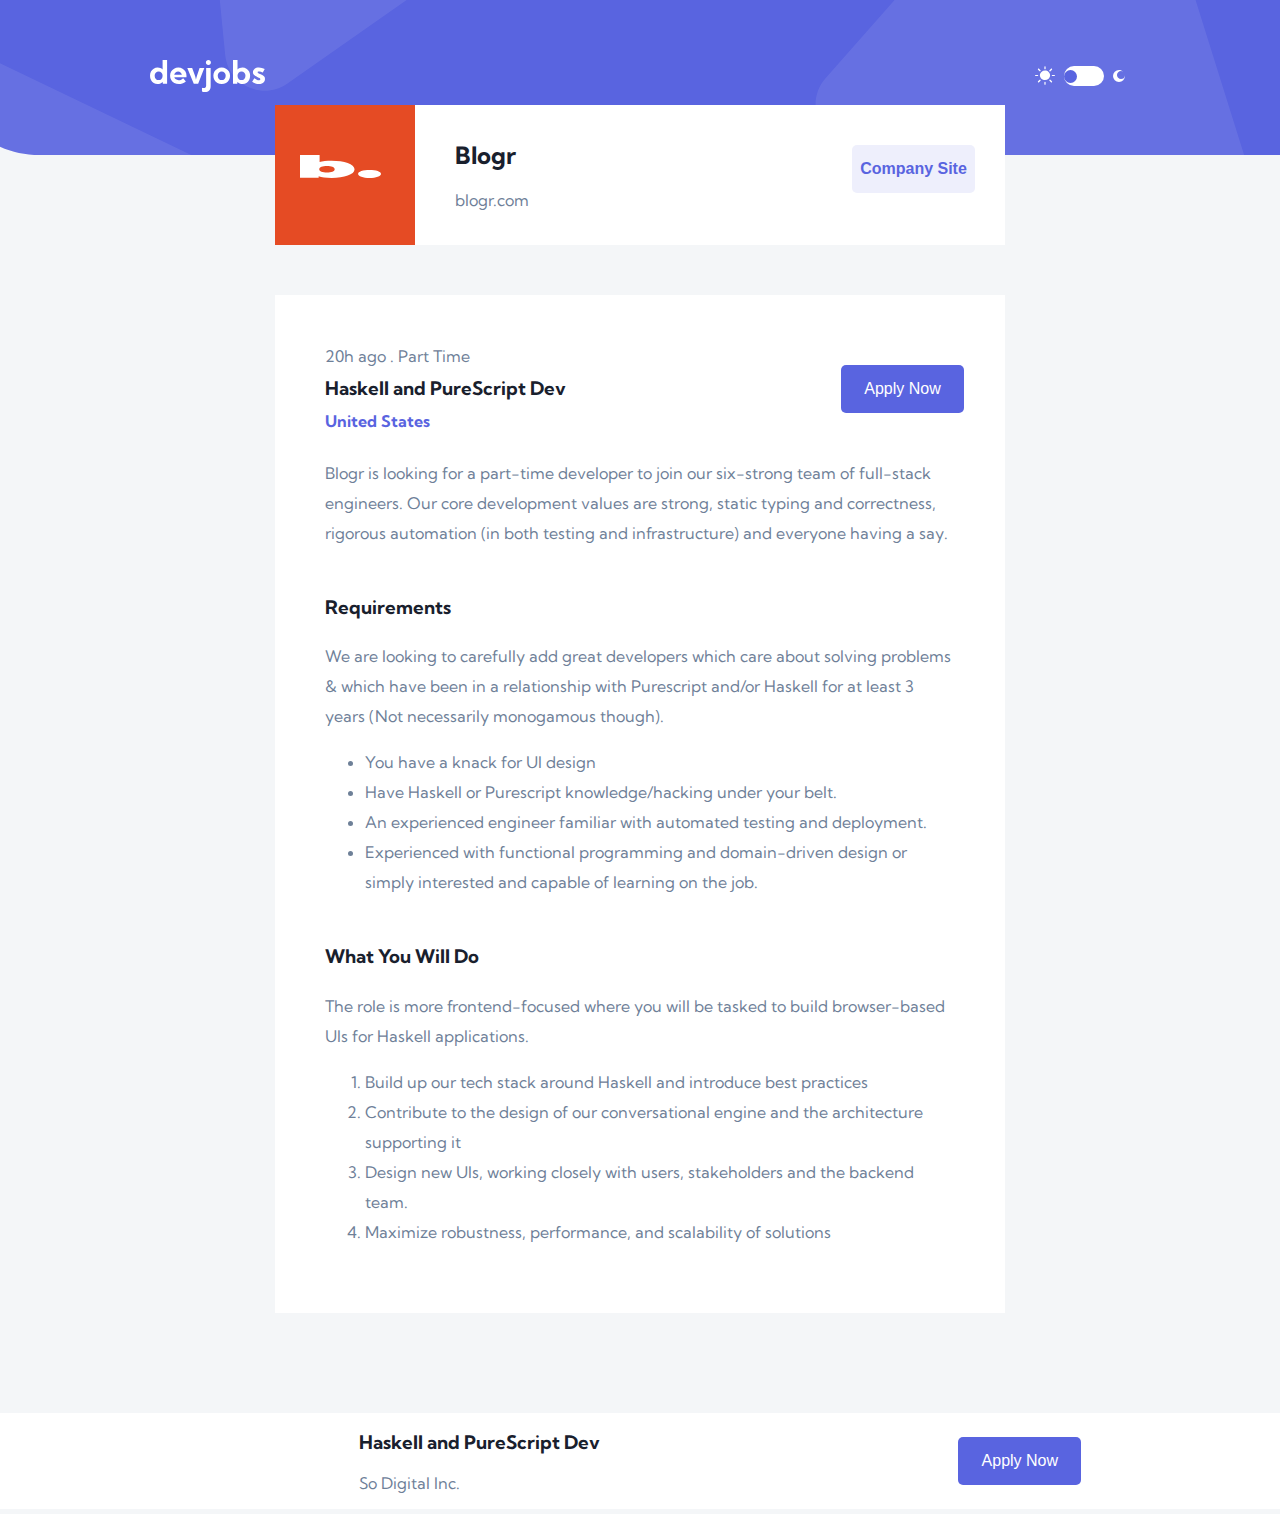
<file: blogr.html>
<!DOCTYPE html>
<html lang="en">
<head>
    <meta charset="UTF-8">
    <meta http-equiv="X-UA-Compatible" content="IE=edge">
    <meta name="viewport" content="width=device-width, initial-scale=1.0">
    <title>devjobs-blogr</title>
    <link rel="preconnect" href="https://fonts.googleapis.com">
    <link rel="preconnect" href="https://fonts.gstatic.com" crossorigin>
    <link href="https://fonts.googleapis.com/css2?family=Kumbh+Sans:wght@400;700&display=swap" rel="stylesheet">
    <link rel="stylesheet" href="./style.css">
</head>
<body>
    <header>
        <div class="wrapper">
            <nav>
                <div class="logo">
                   <img src="./assets/desktop/logo.svg" alt="devjobs logo">  
                </div>

                <div class="toggle">

                    <div>
                        <img src="./assets/desktop/icon-sun.svg" alt="sun icon">
                    </div>
                    
                    <div>
                        <label class="switch">
                            <input id="checkbox" type="checkbox" onclick="darkMode()">
                            <span class="slider round"></span>
                        </label>
                    </div>

                    <div>
                        <img src="./assets/desktop/icon-moon.svg" alt="moon icon">
                    </div>

                </div>
            </nav>

            <div class="blogr-bar">
                <!-- Fetch from script file-->
            </div>

        </div>
    </header>

    <main>

        <div class="wrapper">

            <div class="blogr-details">

                <!-- Fetch from script file-->

            </div>

        </div>
        
    </main>

    <footer>
        <div class="sub-footer">
            <h3 id="footer-sct-h"></h3>

            <p id="foot-sct-p"> So Digital Inc. </p>
        </div>

        <div>
            <button class="button sct-apply"> Apply Now </button>
        </div>
    </footer>

    <script src="./main.js"></script>
</body>
</html>
</file>
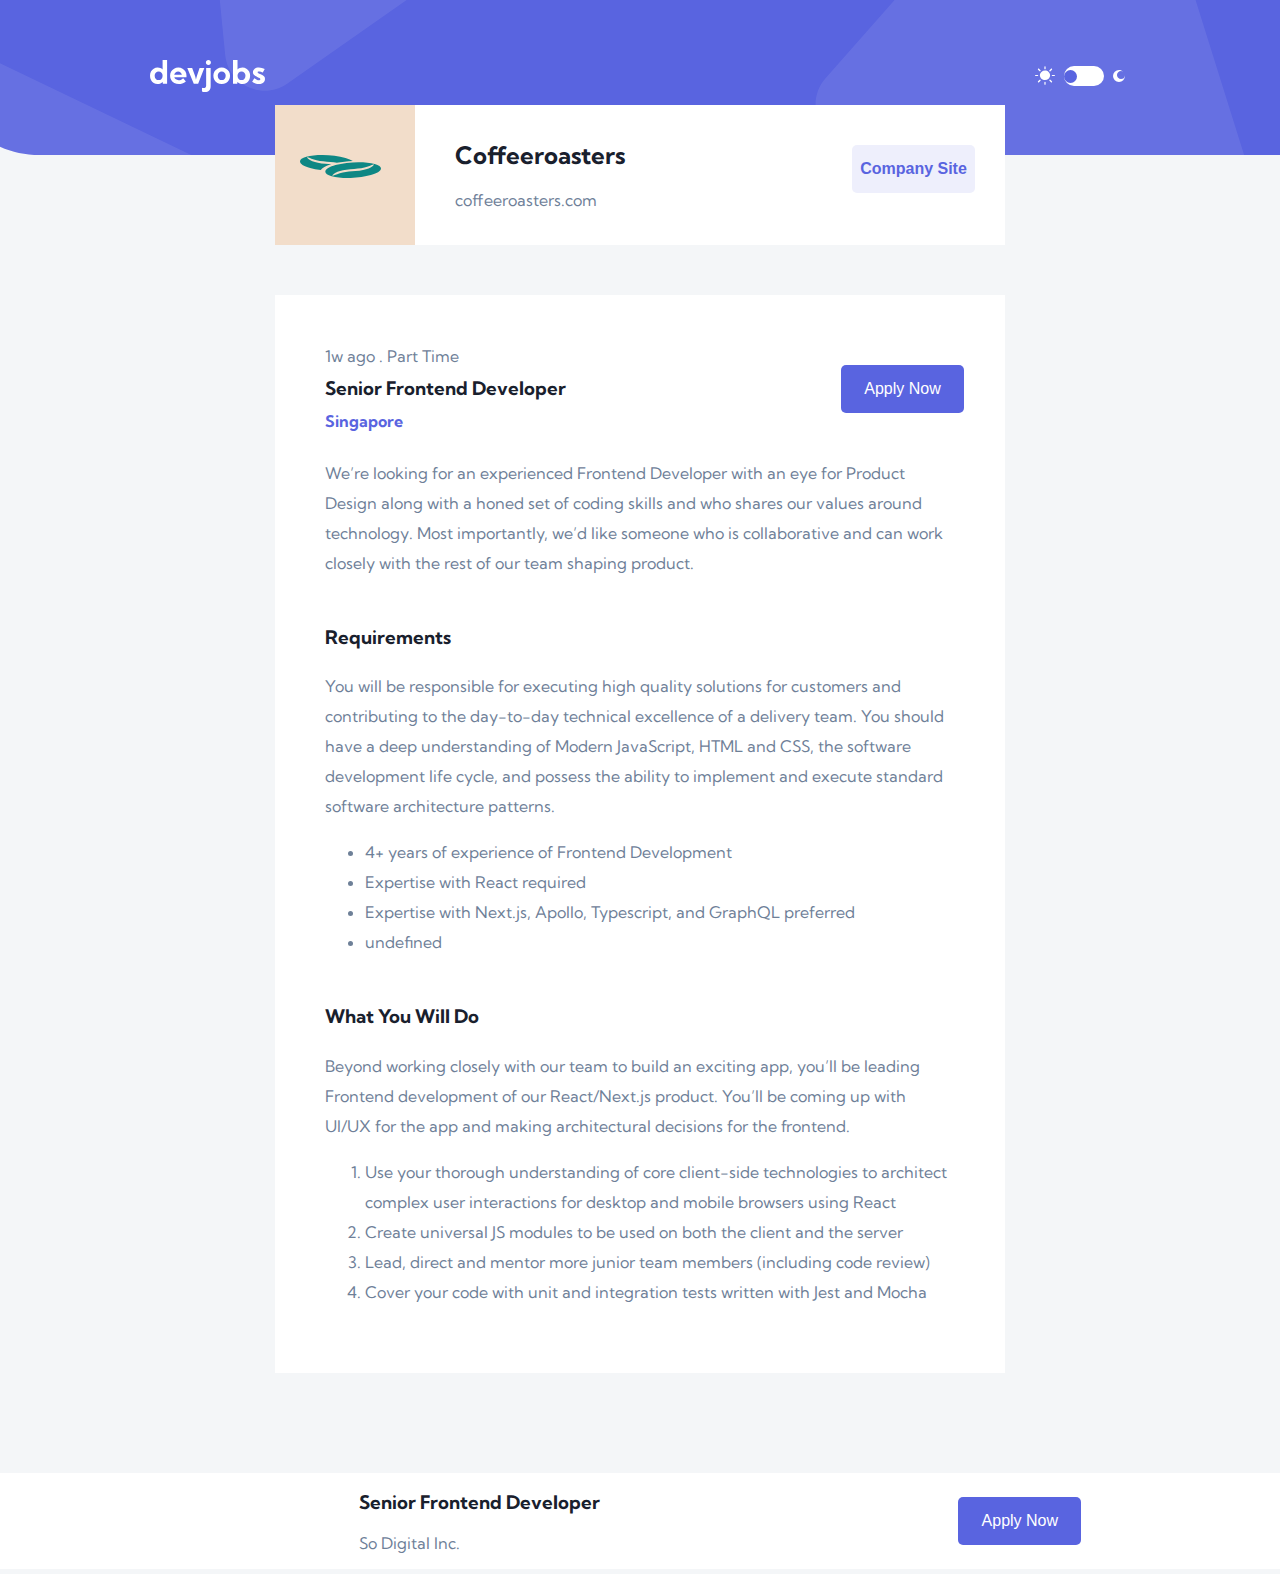
<file: coffeeroasters.html>
<!DOCTYPE html>
<html lang="en">
<head>
    <meta charset="UTF-8">
    <meta http-equiv="X-UA-Compatible" content="IE=edge">
    <meta name="viewport" content="width=device-width, initial-scale=1.0">
    <title>devjobs-coffeeroasters</title>
    <link rel="preconnect" href="https://fonts.googleapis.com">
    <link rel="preconnect" href="https://fonts.gstatic.com" crossorigin>
    <link href="https://fonts.googleapis.com/css2?family=Kumbh+Sans:wght@400;700&display=swap" rel="stylesheet">
    <link rel="stylesheet" href="./style.css">
</head>
<body>
    <header>
        <div class="wrapper">
            <nav>
                <div class="logo">
                   <img src="./assets/desktop/logo.svg" alt="devjobs logo">  
                </div>

                <div class="toggle">

                    <div>
                        <img src="./assets/desktop/icon-sun.svg" alt="sun icon">
                    </div>
                    
                    <div>
                        <label class="switch">
                            <input id="checkbox" type="checkbox" onclick="darkMode()">
                            <span class="slider round"></span>
                        </label>
                    </div>

                    <div>
                        <img src="./assets/desktop/icon-moon.svg" alt="moon icon">
                    </div>

                </div>
            </nav>

            <div class="coffeeroasters-bar">
                <!-- Fetch from script file-->
            </div>

        </div>
    </header>

    <main>

        <div class="wrapper">

            <div class="coffeeroasters-details">

                <!-- Fetch from script file-->

            </div>

        </div>
        
    </main>

    <footer>
        <div class="sub-footer">
            <h3 id="footer-sct-h"></h3>

            <p id="foot-sct-p"> So Digital Inc. </p>
        </div>

        <div>
            <button class="button sct-apply"> Apply Now </button>
        </div>
    </footer>

    <script src="./main.js"></script>
</body>
</html>
</file>
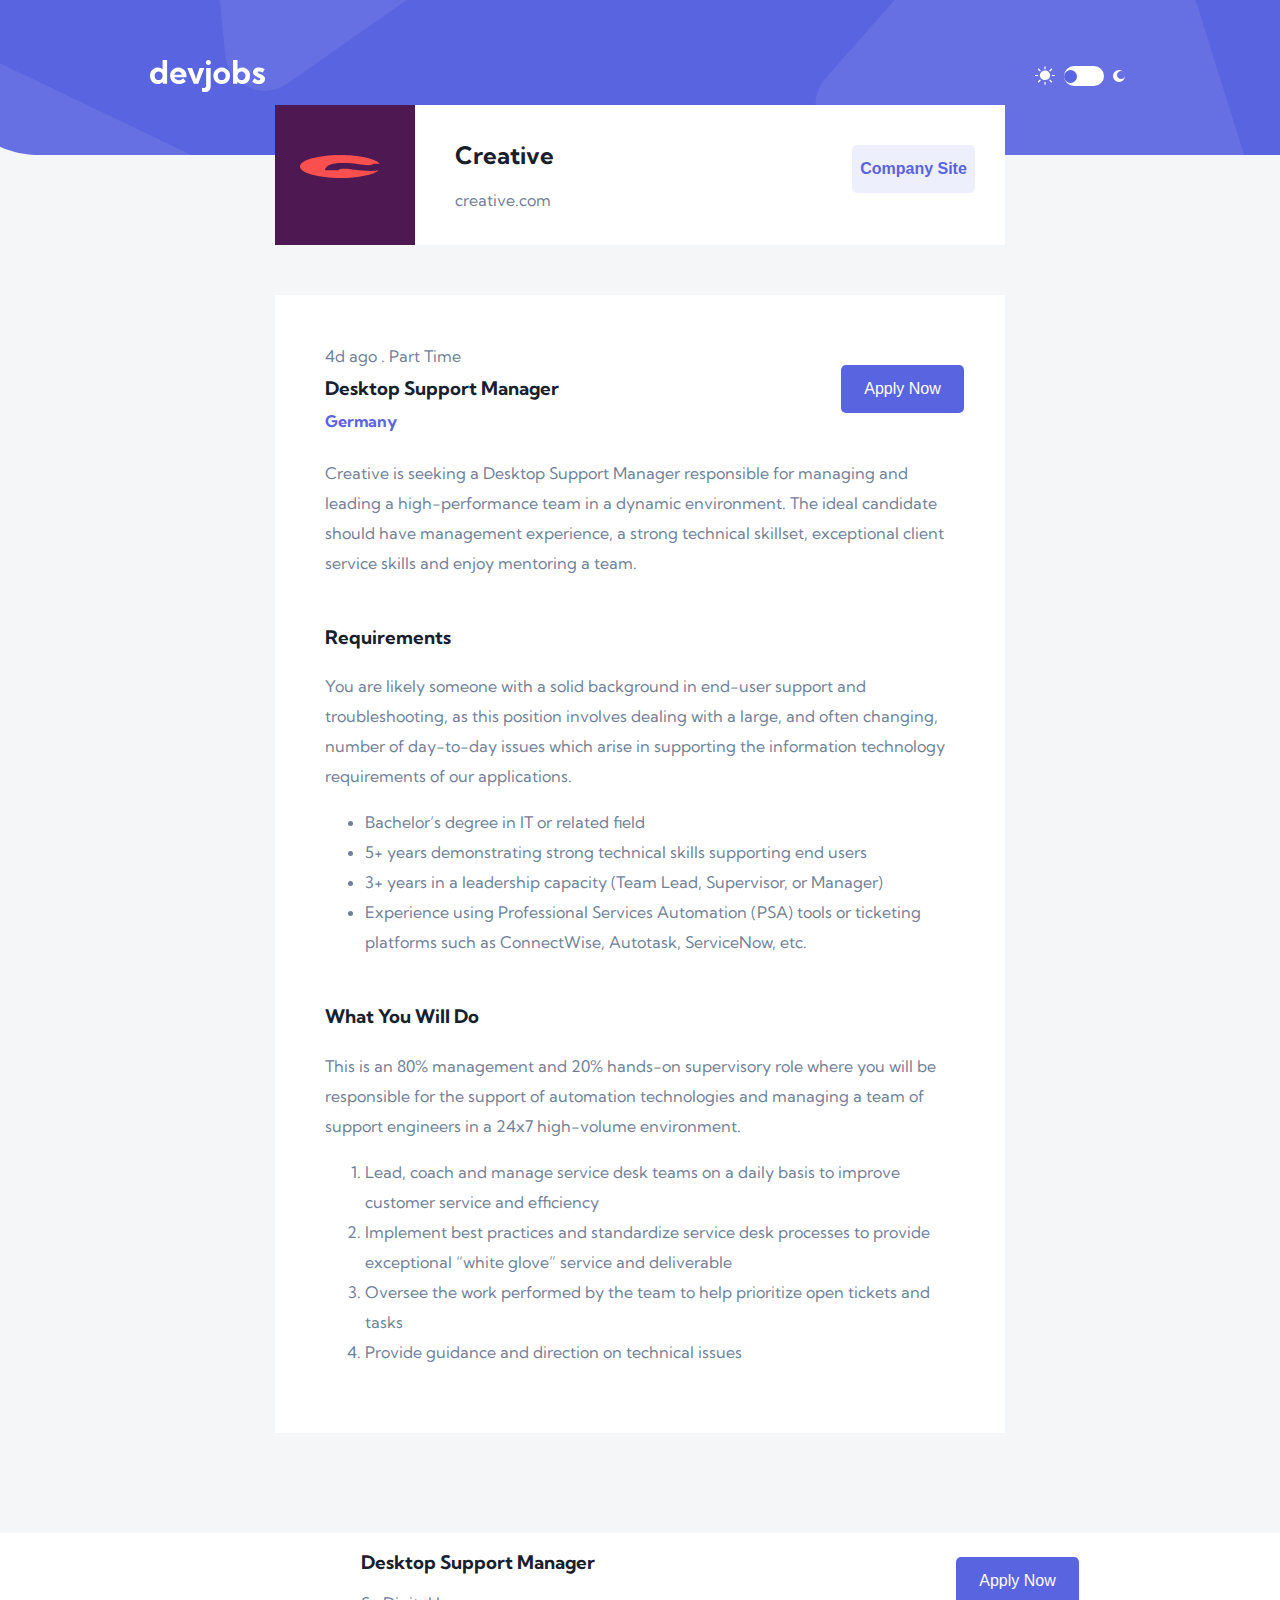
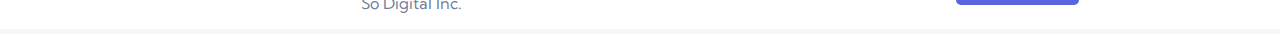
<file: creative.html>
<!DOCTYPE html>
<html lang="en">
<head>
    <meta charset="UTF-8">
    <meta http-equiv="X-UA-Compatible" content="IE=edge">
    <meta name="viewport" content="width=device-width, initial-scale=1.0">
    <title>devjobs-creative</title>
    <link rel="preconnect" href="https://fonts.googleapis.com">
    <link rel="preconnect" href="https://fonts.gstatic.com" crossorigin>
    <link href="https://fonts.googleapis.com/css2?family=Kumbh+Sans:wght@400;700&display=swap" rel="stylesheet">
    <link rel="stylesheet" href="./style.css">
</head>
<body>
    <header>
        <div class="wrapper">
            <nav>
                <div class="logo">
                   <img src="./assets/desktop/logo.svg" alt="devjobs logo">  
                </div>

                <div class="toggle">

                    <div>
                        <img src="./assets/desktop/icon-sun.svg" alt="sun icon">
                    </div>
                    
                    <div>
                        <label class="switch">
                            <input id="checkbox" type="checkbox" onclick="darkMode()">
                            <span class="slider round"></span>
                        </label>
                    </div>

                    <div>
                        <img src="./assets/desktop/icon-moon.svg" alt="moon icon">
                    </div>

                </div>
            </nav>

            <div class="creative-bar">
                <!-- Fetch from script file-->
            </div>

        </div>
    </header>

    <main>

        <div class="wrapper">

            <div class="creative-details">

                <!-- Fetch from script file-->

            </div>

        </div>
        
    </main>

    <footer>
        <div class="sub-footer">
            <h3 id="footer-sct-h"></h3>

            <p id="foot-sct-p"> So Digital Inc. </p>
        </div>

        <div>
            <button class="button sct-apply"> Apply Now </button>
        </div>
    </footer>

    <script src="./main.js"></script>
</body>
</html>
</file>
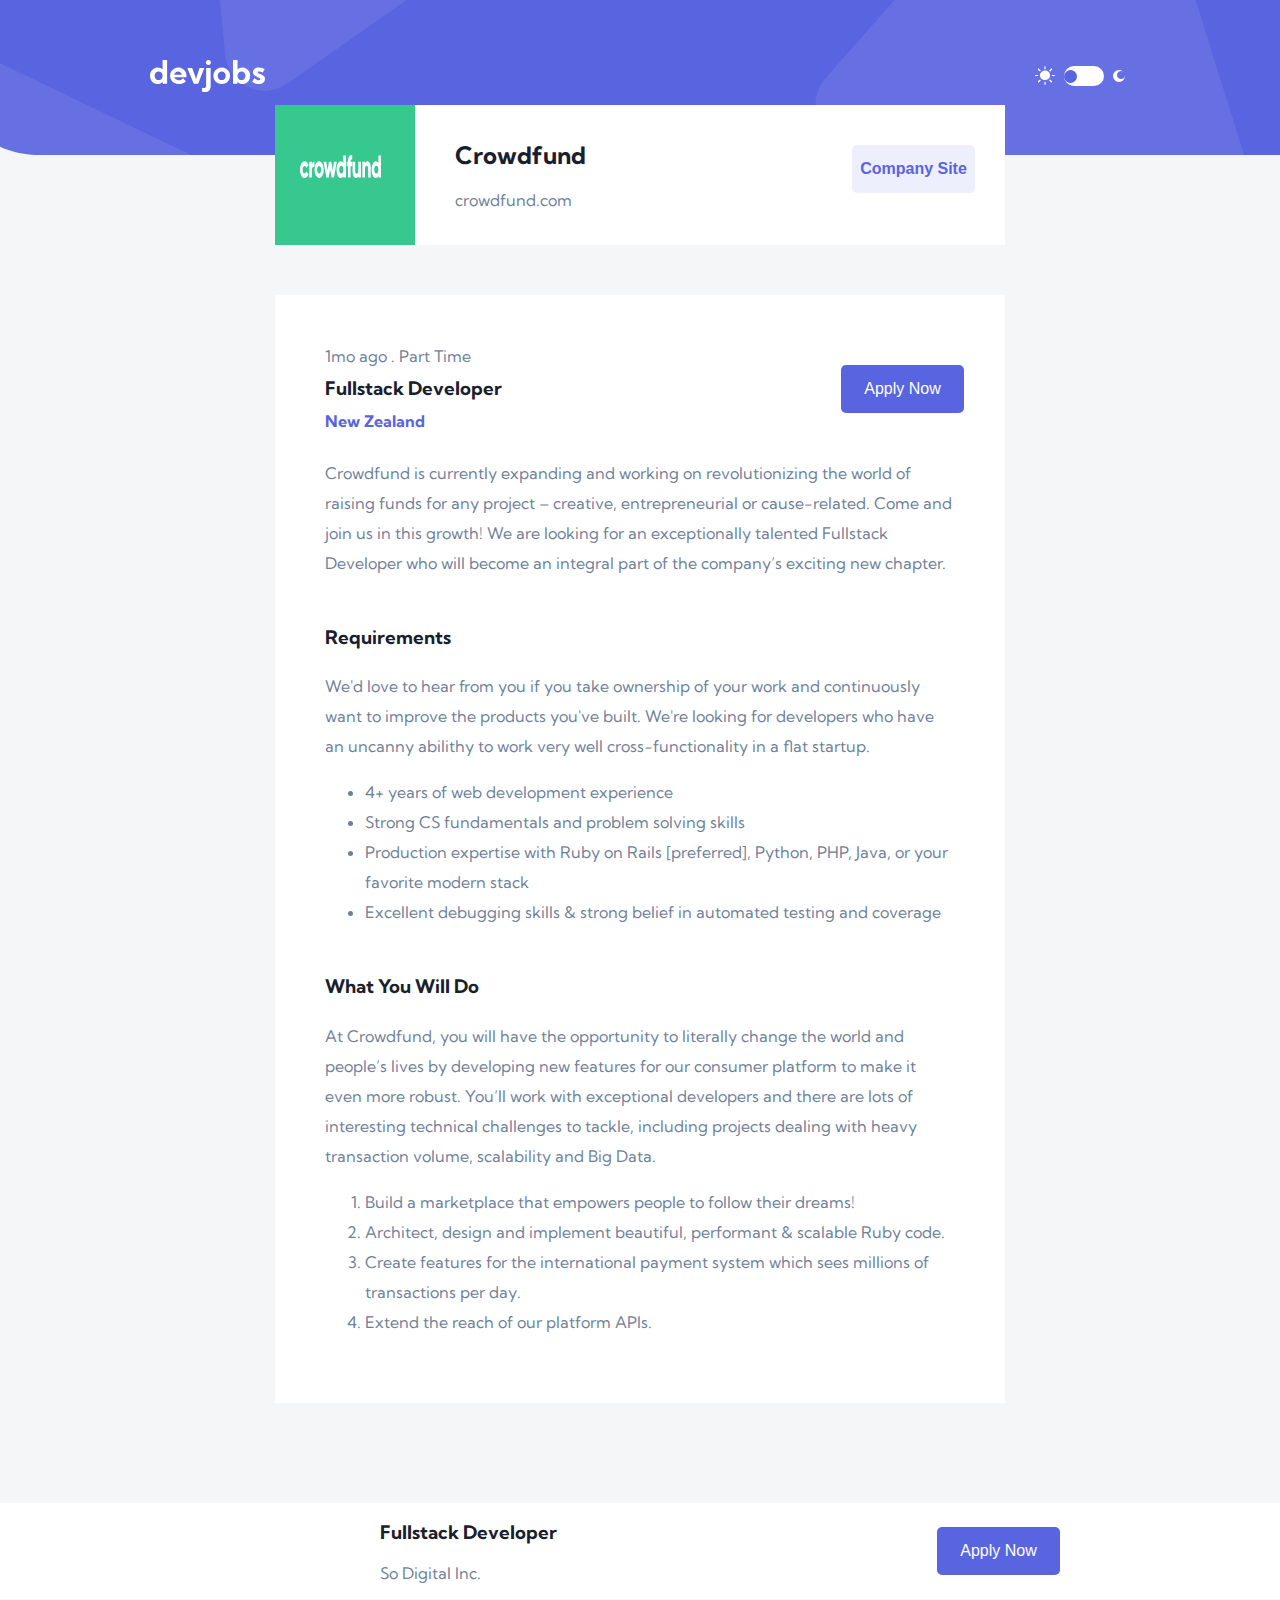
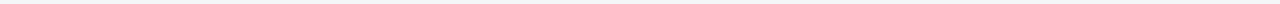
<file: crowdfund.html>
<!DOCTYPE html>
<html lang="en">
<head>
    <meta charset="UTF-8">
    <meta http-equiv="X-UA-Compatible" content="IE=edge">
    <meta name="viewport" content="width=device-width, initial-scale=1.0">
    <title>devjobs-crowdfund</title>
    <link rel="preconnect" href="https://fonts.googleapis.com">
    <link rel="preconnect" href="https://fonts.gstatic.com" crossorigin>
    <link href="https://fonts.googleapis.com/css2?family=Kumbh+Sans:wght@400;700&display=swap" rel="stylesheet">
    <link rel="stylesheet" href="./style.css">
</head>
<body>
    <header>
        <div class="wrapper">
            <nav>
                <div class="logo">
                   <img src="./assets/desktop/logo.svg" alt="devjobs logo">  
                </div>

                <div class="toggle">

                    <div>
                        <img src="./assets/desktop/icon-sun.svg" alt="sun icon">
                    </div>
                    
                    <div>
                        <label class="switch">
                            <input id="checkbox" type="checkbox" onclick="darkMode()">
                            <span class="slider round"></span>
                        </label>
                    </div>

                    <div>
                        <img src="./assets/desktop/icon-moon.svg" alt="moon icon">
                    </div>

                </div>
            </nav>

            <div class="crowdfund-bar">
                <!-- Fetch from script file-->
            </div>

        </div>
    </header>

    <main>

        <div class="wrapper">

            <div class="crowdfund-details">

                <!-- Fetch from script file-->

            </div>

        </div>
        
    </main>

    <footer>
        <div class="sub-footer">
            <h3 id="footer-sct-h"></h3>

            <p id="foot-sct-p"> So Digital Inc. </p>
        </div>

        <div>
            <button class="button sct-apply"> Apply Now </button>
        </div>
    </footer>

    <script src="./main.js"></script>
</body>
</html>
</file>
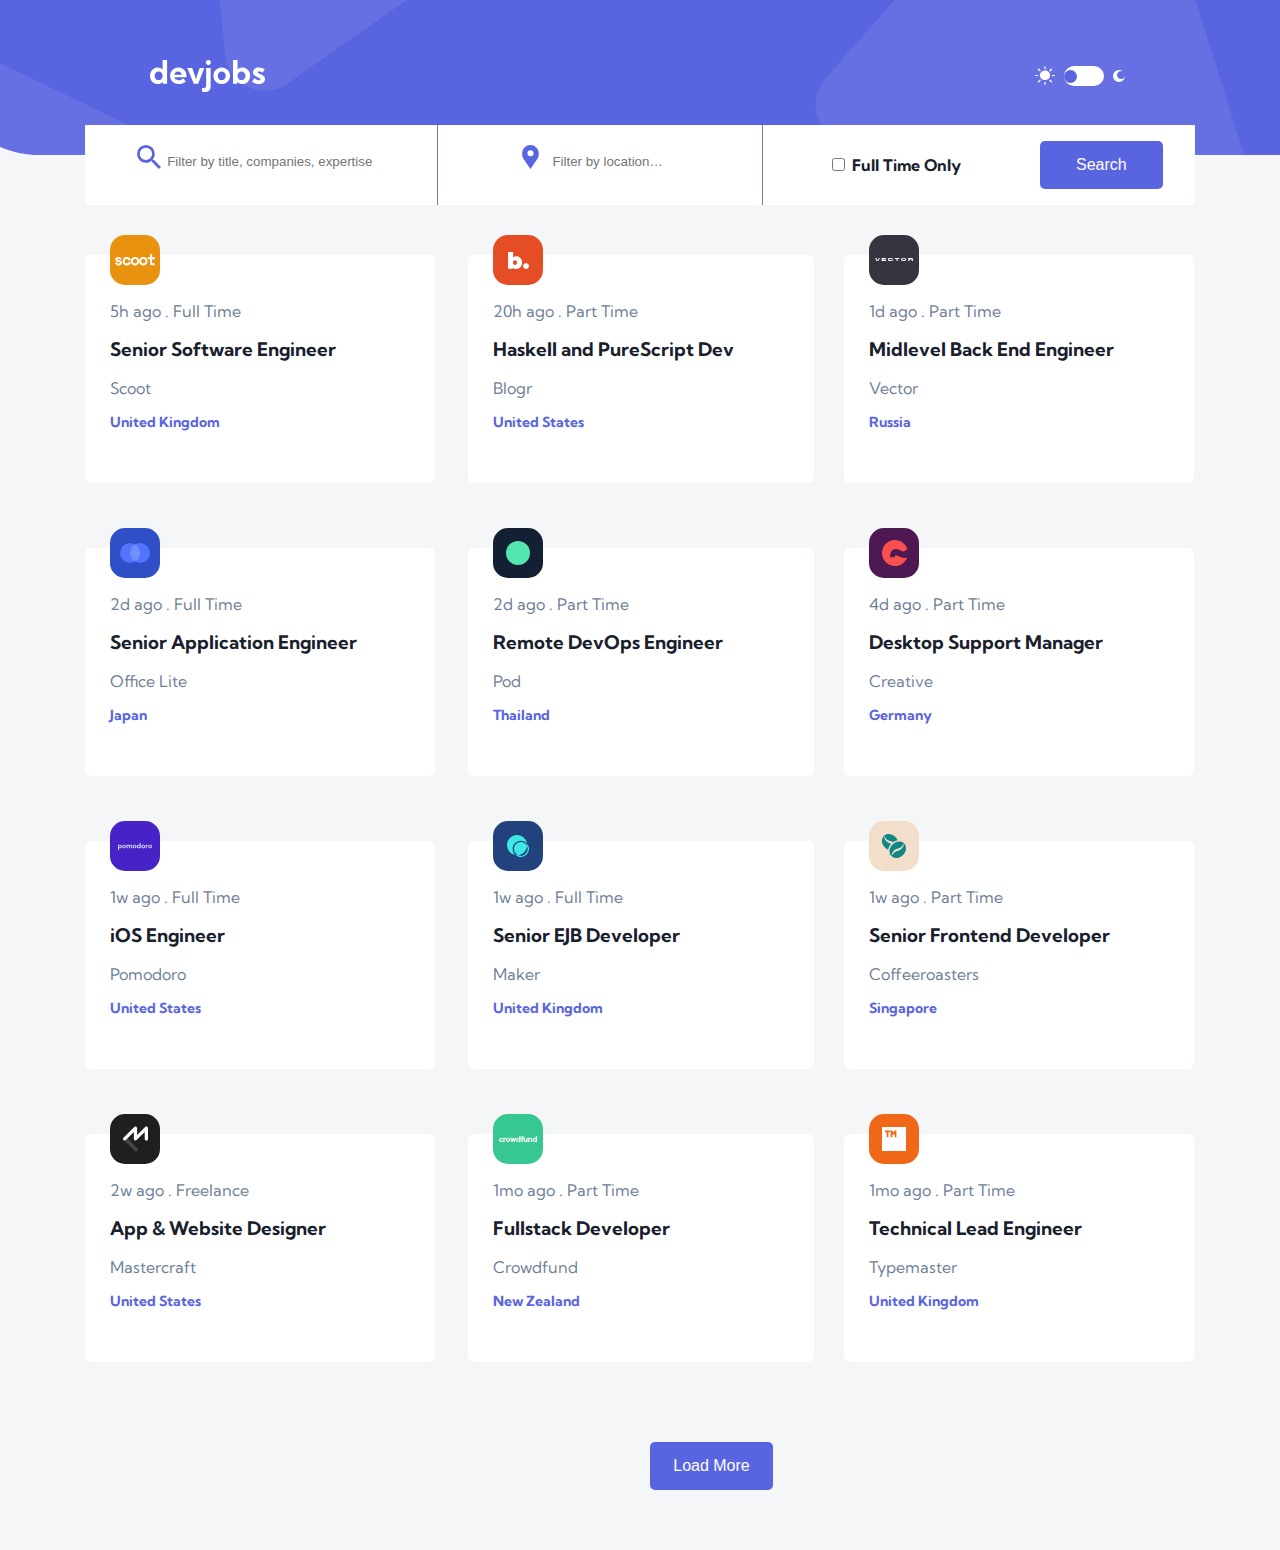
<file: home.html>
<!DOCTYPE html>
<html lang="en">
<head>
    <meta charset="UTF-8">
    <meta http-equiv="X-UA-Compatible" content="IE=edge">
    <meta name="viewport" content="width=device-width, initial-scale=1.0">
    <title>devjobs</title>
    <link rel="preconnect" href="https://fonts.googleapis.com">
    <link rel="preconnect" href="https://fonts.gstatic.com" crossorigin>
    <link href="https://fonts.googleapis.com/css2?family=Kumbh+Sans:wght@400;700&display=swap" rel="stylesheet">
    <link rel="stylesheet" href="./style.css">
</head>

<body>


    <header>
        <div class="wrapper">
            <nav>
                <div class="logo">
                   <img src="./assets/desktop/logo.svg" alt="devjobs logo">  
                </div>

                <div class="toggle">

                    <div>
                        <img src="./assets/desktop/icon-sun.svg" alt="sun icon">
                    </div>
                    
                    <div>
                        <label class="switch">
                            <input id="checkbox" type="checkbox" onclick="darkMode()">
                            <span class="slider round"></span>
                        </label>
                    </div>

                    <div>
                        <img src="./assets/desktop/icon-moon.svg" alt="moon icon">
                    </div>

                </div>
            </nav>

            <form id="">
                <div class="filter">
                    <div class="search bor">
                        <input type="search" id="fil-search" name="" onkeyup="search()" placeholder="Filter by title, companies, expertise…">
                    </div>
                    <div class="bor">
                        <input type="text" id="fil-location" name="" placeholder="Filter by location…">
                    </div>
                    <div class="full-time">
                        <input type="checkbox" id="full-check" name="" value="">
                        <label for="full-check">Full Time Only</label>
                    </div>
                    <div>
                        <input value="Search" type="submit" class="button btn-1">
                    </div>
                </div>
            </form>

            <!-- End of desktop header-->



            
                <!-- Mobile search bar-->
            <form id="mobile-form" action="">

                <div class="mobile-search">
                    <input type="text" id="fil-mobile" placeholder="Filter by title...">
                    <img src="./assets/mobile/icon-filter.svg" alt="" class="menu-fil-icon">
                    <input value="" type="submit" class="mobile-btn" id="mobile-btn">
                </div>
            </form>

            <!--Mobile menu container-->

            <div class="mobile-menu-container">
                <form action="" class="menu-form">
                    <div>
                        <input type="text" id="mobile-location" placeholder="Filter by location...">
                    </div>
                    
                    
                    <div class="mobile-chk">
                        <input type="checkbox" id="mobile-check"> 
                        <label for="mobile-check">Full Time Only</label>
                    </div>
                    
    
                    <div>
                        <input type="submit" value="Search" class="button mb-btn">
                    </div>
                </form>
        
            </div>
            
        </div>
    </header>
    
    <!-- Job listing -->

    <main>

        <div class="wrapper">

            <div class="jobs" id="jobs">

                <!-- Contains jobs and details from data.json-->
            
            </div>

            <div class="load-btn">
                <button class="button btn-2">Load More</button>
            </div>

        </div>
    </main>

    


    <script src="./main.js"></script>
</body>
</html>
</file>
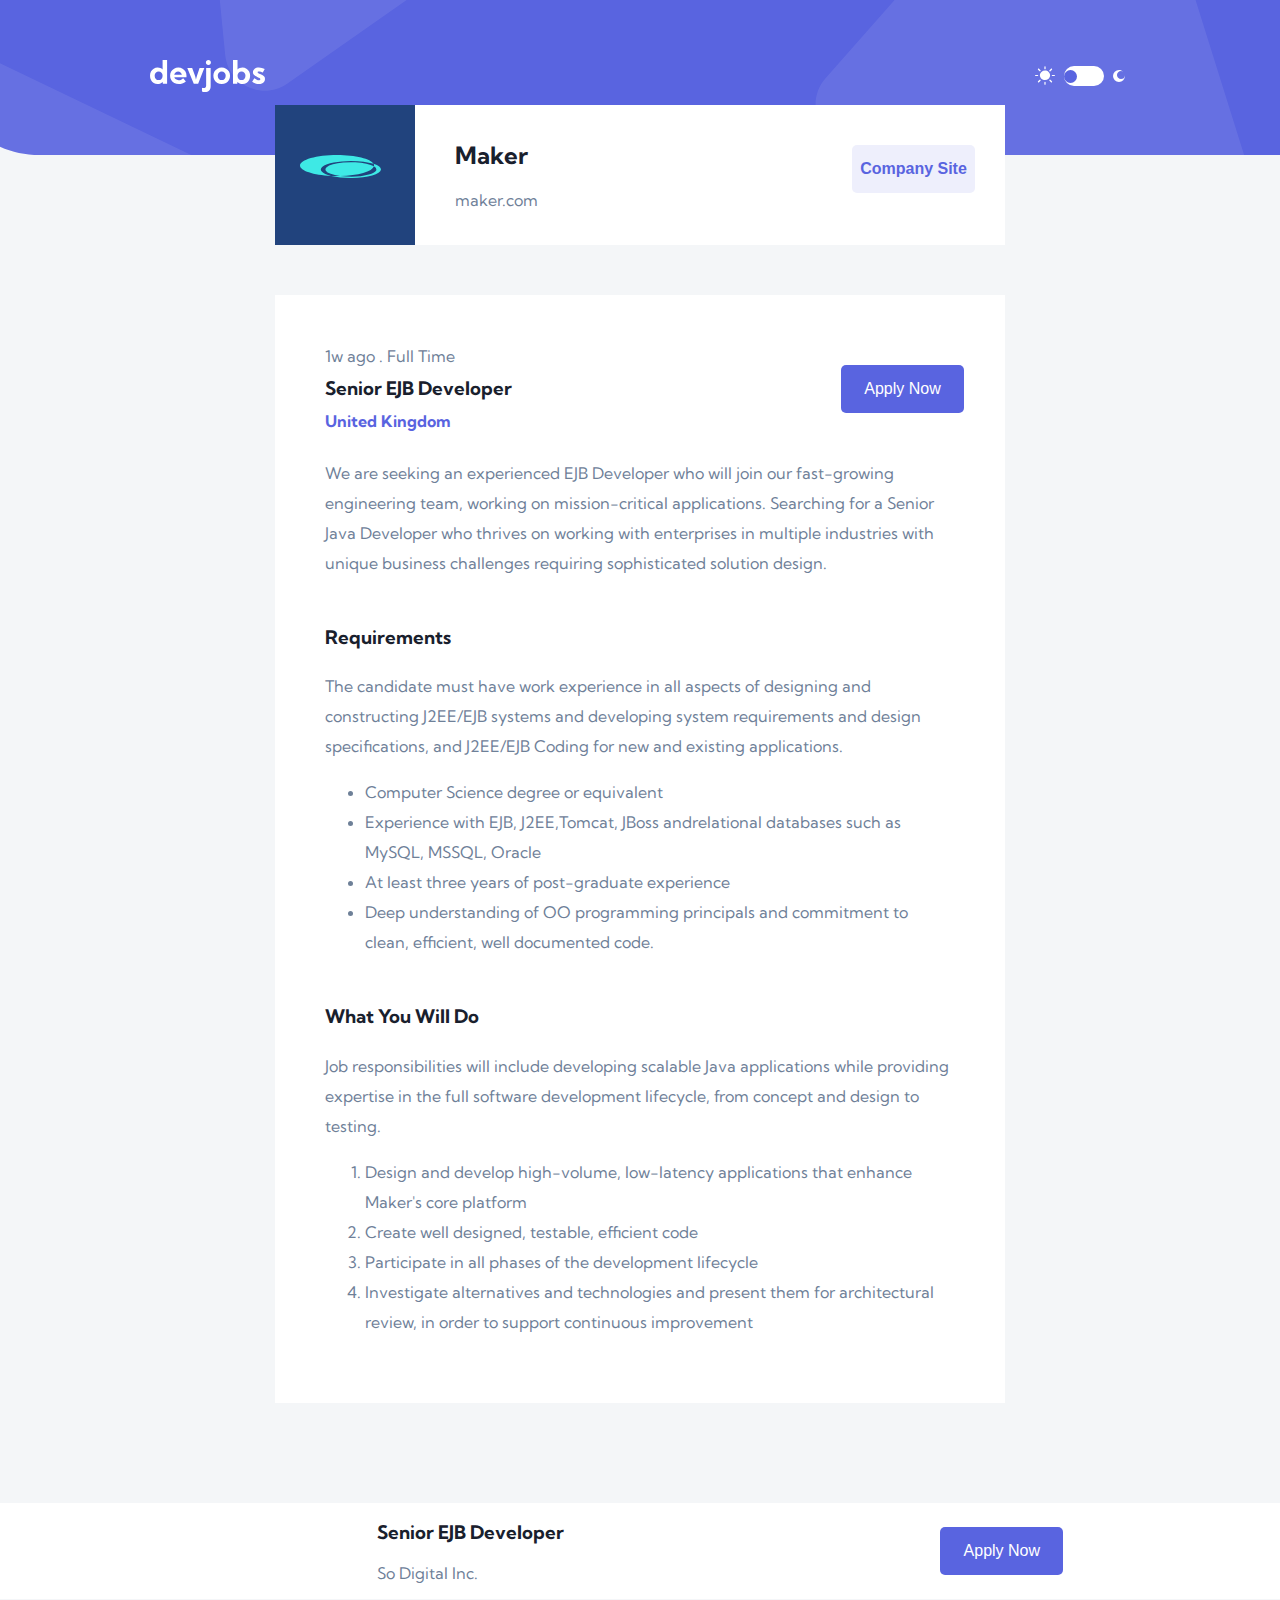
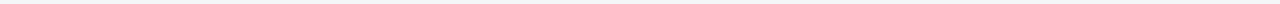
<file: maker.html>
<!DOCTYPE html>
<html lang="en">
<head>
    <meta charset="UTF-8">
    <meta http-equiv="X-UA-Compatible" content="IE=edge">
    <meta name="viewport" content="width=device-width, initial-scale=1.0">
    <title>devjobs-maker</title>
    <link rel="preconnect" href="https://fonts.googleapis.com">
    <link rel="preconnect" href="https://fonts.gstatic.com" crossorigin>
    <link href="https://fonts.googleapis.com/css2?family=Kumbh+Sans:wght@400;700&display=swap" rel="stylesheet">
    <link rel="stylesheet" href="./style.css">
</head>
<body>
    <header>
        <div class="wrapper">
            <nav>
                <div class="logo">
                   <img src="./assets/desktop/logo.svg" alt="devjobs logo">  
                </div>

                <div class="toggle">

                    <div>
                        <img src="./assets/desktop/icon-sun.svg" alt="sun icon">
                    </div>
                    
                    <div>
                        <label class="switch">
                            <input id="checkbox" type="checkbox" onclick="darkMode()">
                            <span class="slider round"></span>
                        </label>
                    </div>

                    <div>
                        <img src="./assets/desktop/icon-moon.svg" alt="moon icon">
                    </div>

                </div>
            </nav>

            <div class="maker-bar">
                <!-- Fetch from script file-->
            </div>

        </div>
    </header>

    <main>

        <div class="wrapper">

            <div class="maker-details">

                <!-- Fetch from script file-->

            </div>

        </div>
        
    </main>

    <footer>
        <div class="sub-footer">
            <h3 id="footer-sct-h"></h3>

            <p id="foot-sct-p"> So Digital Inc. </p>
        </div>

        <div>
            <button class="button sct-apply"> Apply Now </button>
        </div>
    </footer>

    <script src="./main.js"></script>
</body>
</html>
</file>
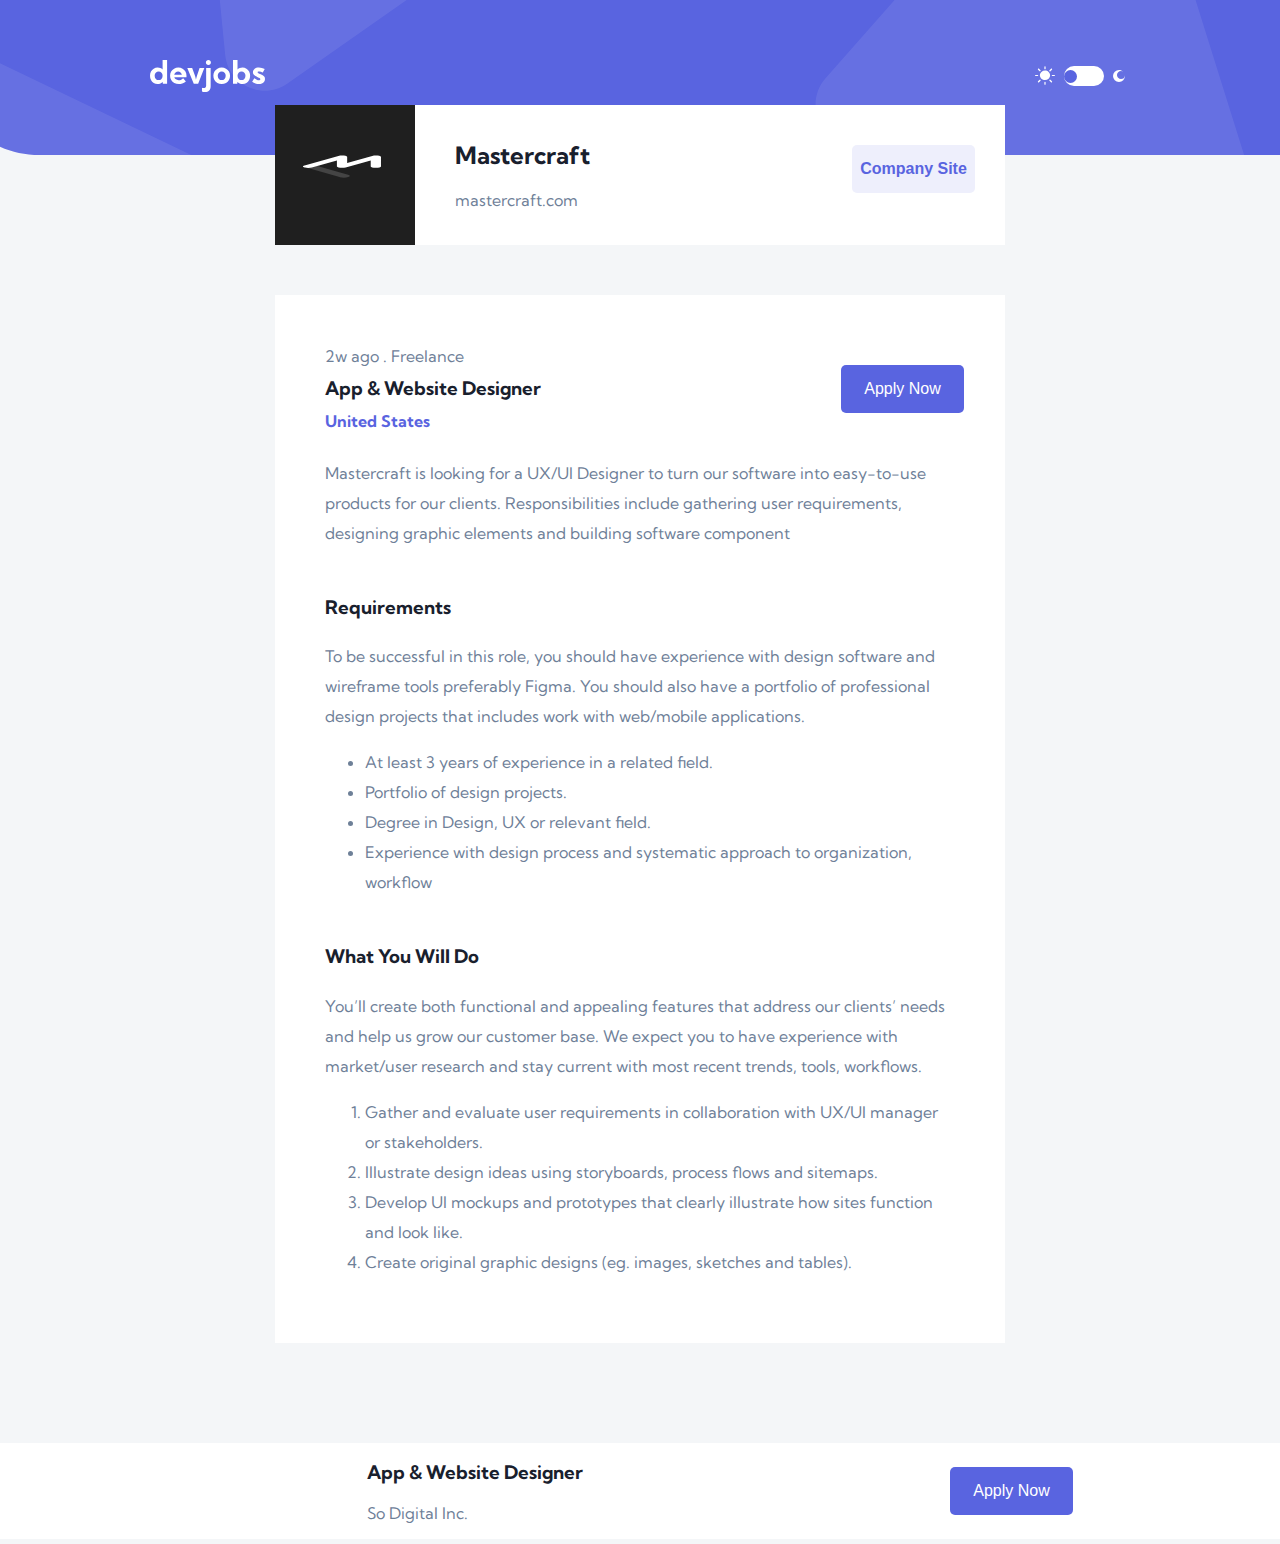
<file: mastercraft.html>
<!DOCTYPE html>
<html lang="en">
<head>
    <meta charset="UTF-8">
    <meta http-equiv="X-UA-Compatible" content="IE=edge">
    <meta name="viewport" content="width=device-width, initial-scale=1.0">
    <title>devjobs-mastercraft</title>
    <link rel="preconnect" href="https://fonts.googleapis.com">
    <link rel="preconnect" href="https://fonts.gstatic.com" crossorigin>
    <link href="https://fonts.googleapis.com/css2?family=Kumbh+Sans:wght@400;700&display=swap" rel="stylesheet">
    <link rel="stylesheet" href="./style.css">
</head>
<body>
    <header>
        <div class="wrapper">
            <nav>
                <div class="logo">
                   <img src="./assets/desktop/logo.svg" alt="devjobs logo">  
                </div>

                <div class="toggle">

                    <div>
                        <img src="./assets/desktop/icon-sun.svg" alt="sun icon">
                    </div>
                    
                    <div>
                        <label class="switch">
                            <input id="checkbox" type="checkbox" onclick="darkMode()">
                            <span class="slider round"></span>
                        </label>
                    </div>

                    <div>
                        <img src="./assets/desktop/icon-moon.svg" alt="moon icon">
                    </div>

                </div>
            </nav>

            <div class="mastercraft-bar">
                <!-- Fetch from script file-->
            </div>

        </div>
    </header>

    <main>

        <div class="wrapper">

            <div class="mastercraft-details">

                <!-- Fetch from script file-->

            </div>

        </div>
        
    </main>

    <footer>
        <div class="sub-footer">
            <h3 id="footer-sct-h"></h3>

            <p id="foot-sct-p"> So Digital Inc. </p>
        </div>

        <div>
            <button class="button sct-apply"> Apply Now </button>
        </div>
    </footer>

    <script src="./main.js"></script>
</body>
</html>
</file>
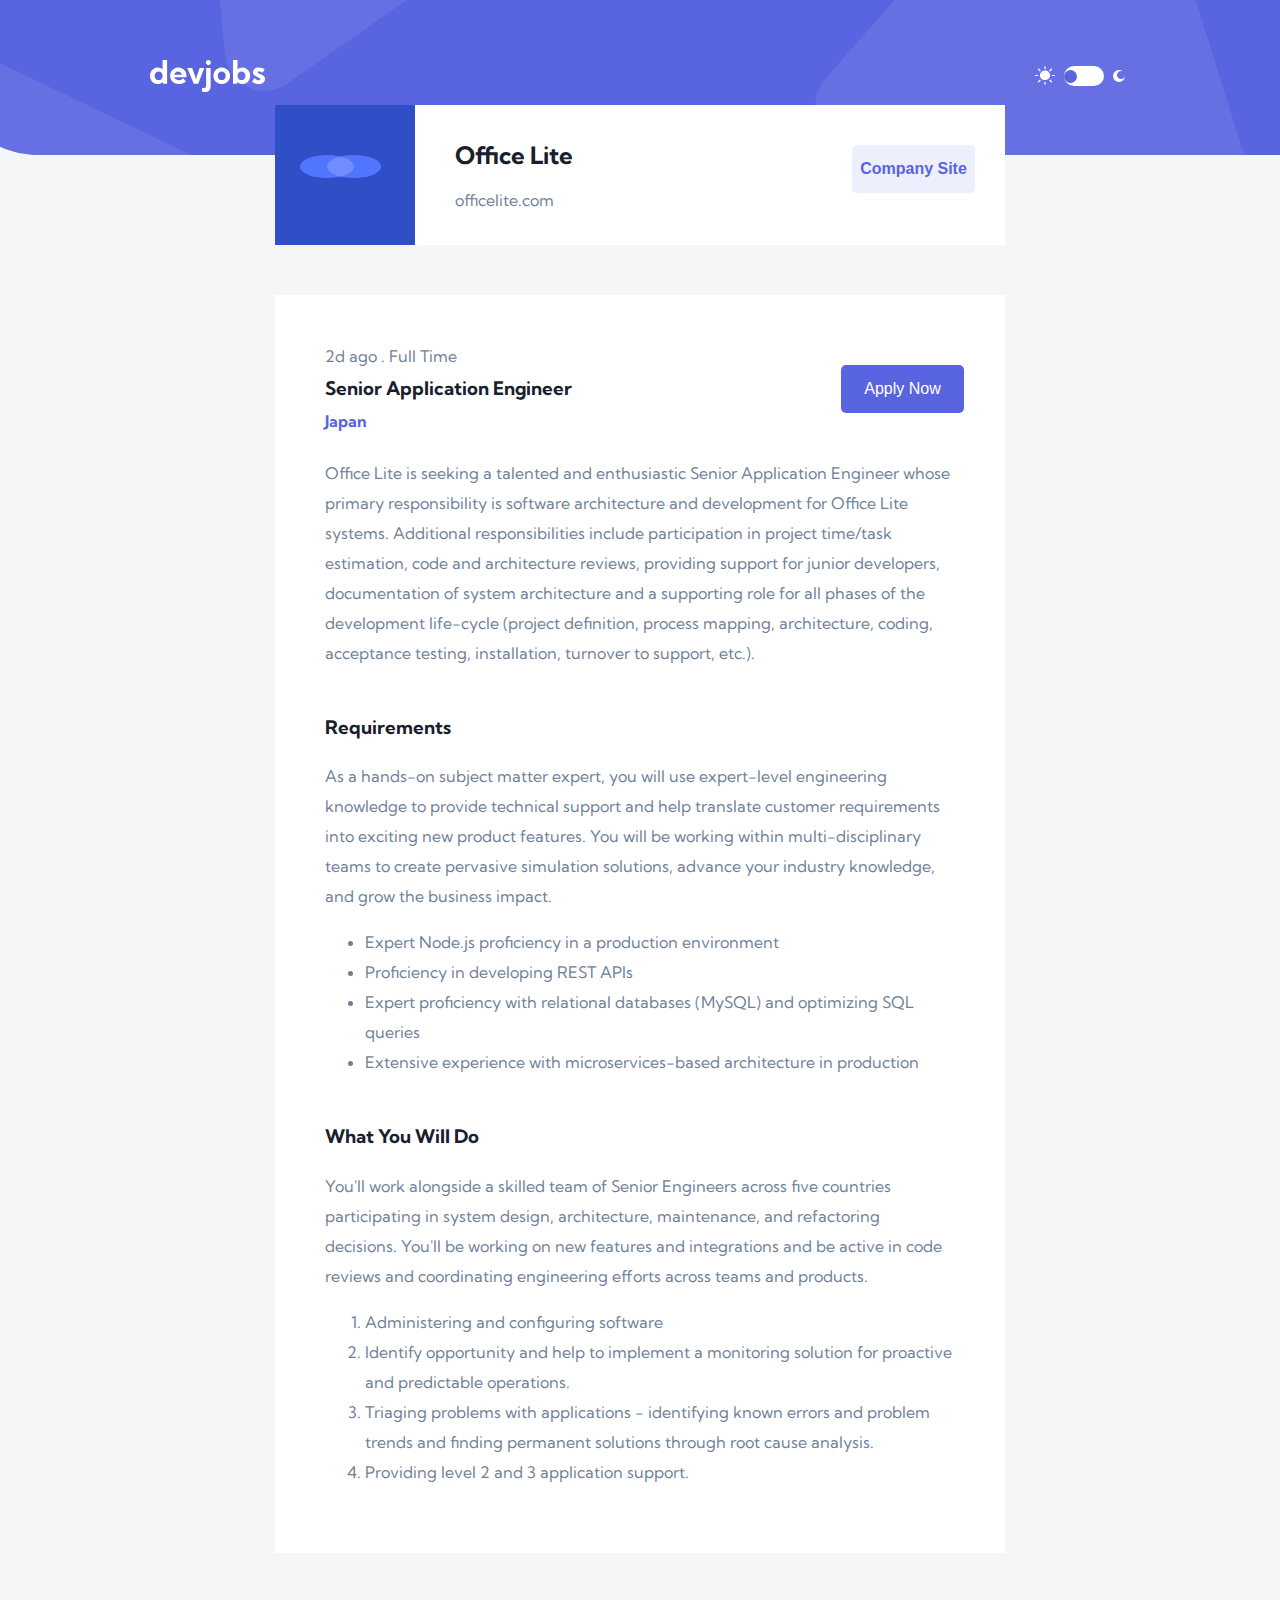
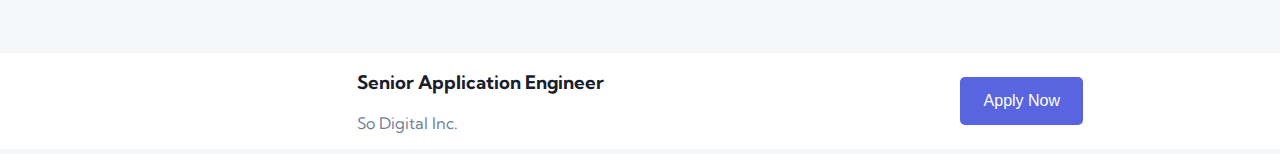
<file: officelite.html>
<!DOCTYPE html>
<html lang="en">
<head>
    <meta charset="UTF-8">
    <meta http-equiv="X-UA-Compatible" content="IE=edge">
    <meta name="viewport" content="width=device-width, initial-scale=1.0">
    <title>devjobs-officelite</title>
    <link rel="preconnect" href="https://fonts.googleapis.com">
    <link rel="preconnect" href="https://fonts.gstatic.com" crossorigin>
    <link href="https://fonts.googleapis.com/css2?family=Kumbh+Sans:wght@400;700&display=swap" rel="stylesheet">
    <link rel="stylesheet" href="./style.css">
</head>
<body>
    <header>
        <div class="wrapper">
            <nav>
                <div class="logo">
                   <img src="./assets/desktop/logo.svg" alt="devjobs logo">  
                </div>

                <div class="toggle">

                    <div>
                        <img src="./assets/desktop/icon-sun.svg" alt="sun icon">
                    </div>
                    
                    <div>
                        <label class="switch">
                            <input id="checkbox" type="checkbox" onclick="darkMode()">
                            <span class="slider round"></span>
                        </label>
                    </div>

                    <div>
                        <img src="./assets/desktop/icon-moon.svg" alt="moon icon">
                    </div>

                </div>
            </nav>

            <div class="officelite-bar">
                <!-- Fetch from script file-->
            </div>

        </div>
    </header>

    <main>

        <div class="wrapper">

            <div class="officelite-details">

                <!-- Fetch from script file-->

            </div>

        </div>
        
    </main>

    <footer>
        <div class="sub-footer">
            <h3 id="footer-sct-h"></h3>

            <p id="foot-sct-p"> So Digital Inc. </p>
        </div>

        <div>
            <button class="button sct-apply"> Apply Now </button>
        </div>
    </footer>

    <script src="./main.js"></script>
</body>
</html>
</file>
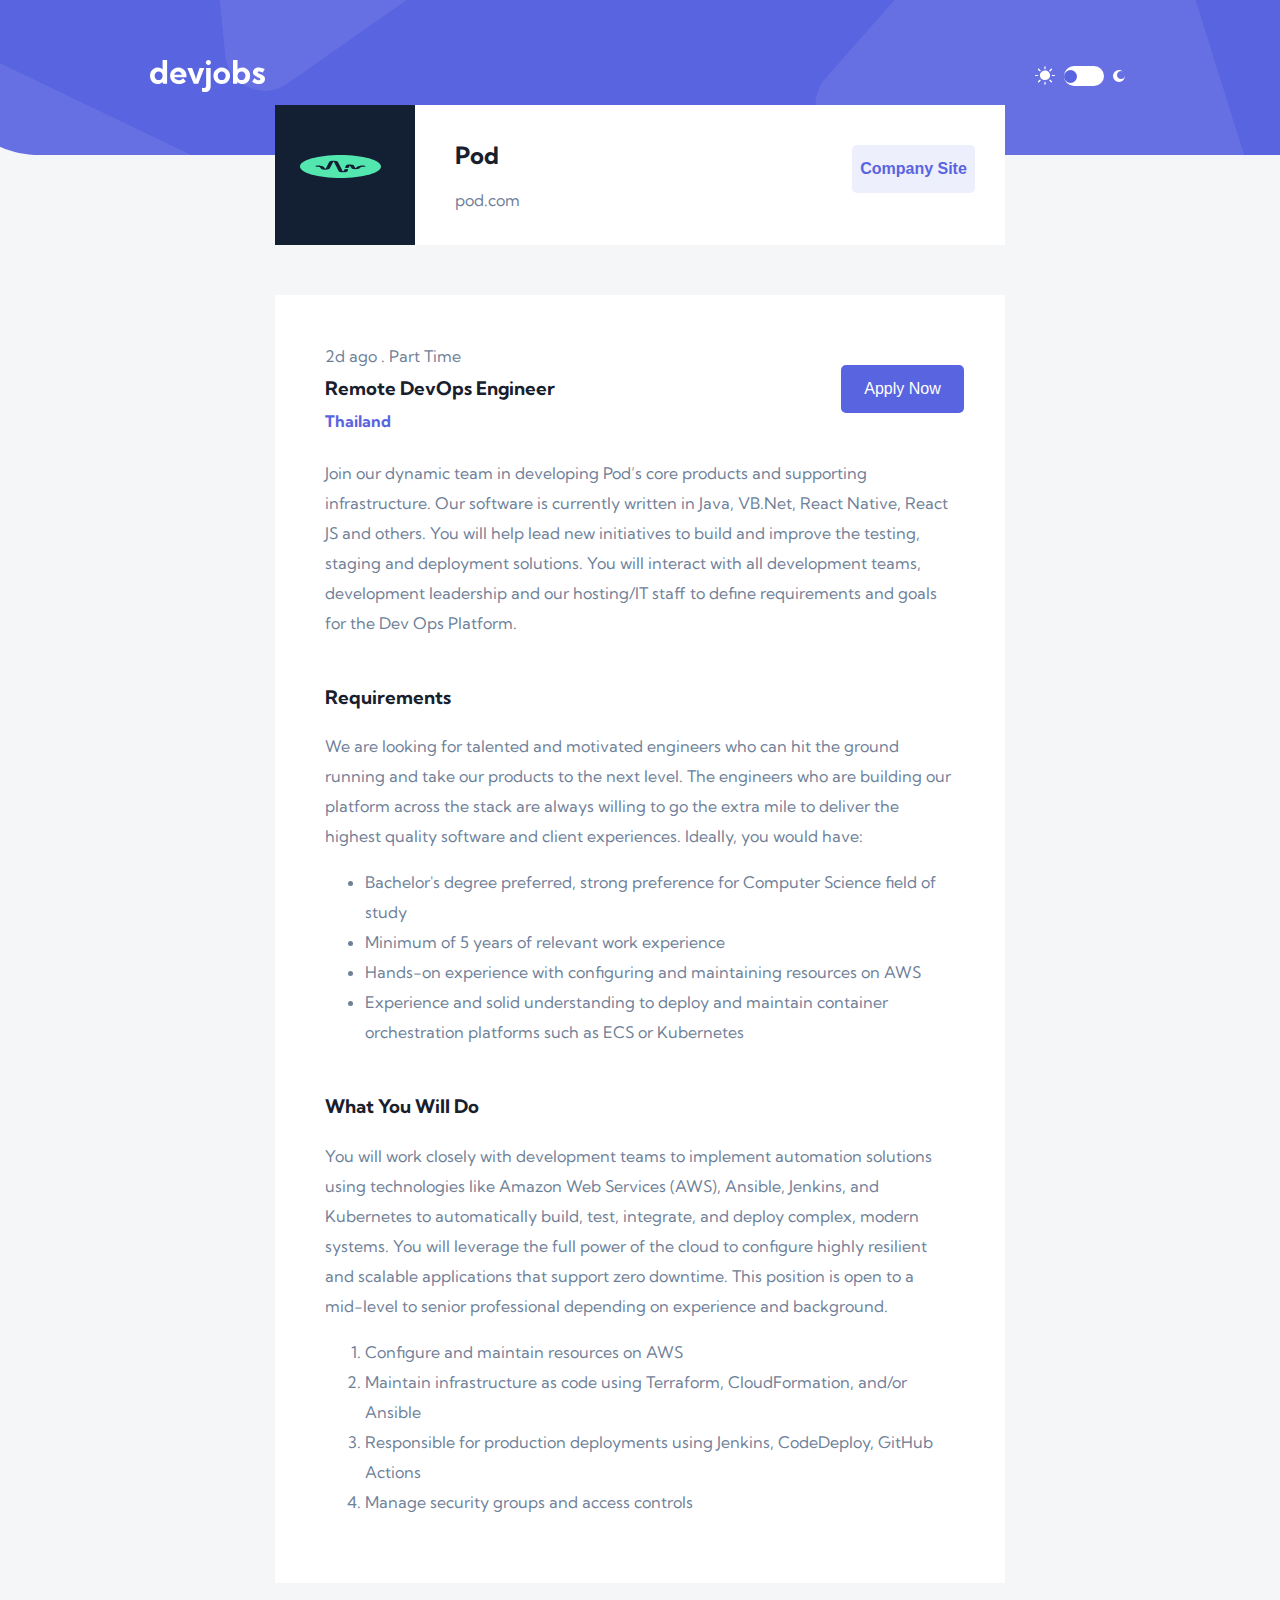
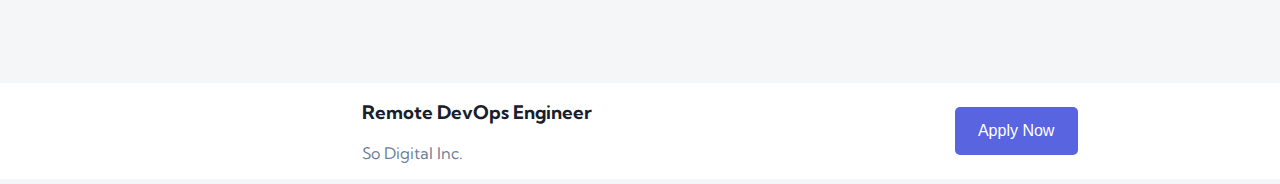
<file: pod.html>
<!DOCTYPE html>
<html lang="en">
<head>
    <meta charset="UTF-8">
    <meta http-equiv="X-UA-Compatible" content="IE=edge">
    <meta name="viewport" content="width=device-width, initial-scale=1.0">
    <title>devjobs-pod</title>
    <link rel="preconnect" href="https://fonts.googleapis.com">
    <link rel="preconnect" href="https://fonts.gstatic.com" crossorigin>
    <link href="https://fonts.googleapis.com/css2?family=Kumbh+Sans:wght@400;700&display=swap" rel="stylesheet">
    <link rel="stylesheet" href="./style.css">
</head>
<body>
    <header>
        <div class="wrapper">
            <nav>
                <div class="logo">
                   <img src="./assets/desktop/logo.svg" alt="devjobs logo">  
                </div>

                <div class="toggle">

                    <div>
                        <img src="./assets/desktop/icon-sun.svg" alt="sun icon">
                    </div>
                    
                    <div>
                        <label class="switch">
                            <input id="checkbox" type="checkbox" onclick="darkMode()">
                            <span class="slider round"></span>
                        </label>
                    </div>

                    <div>
                        <img src="./assets/desktop/icon-moon.svg" alt="moon icon">
                    </div>

                </div>
            </nav>

            <div class="pod-bar">
                <!-- Fetch from script file-->
            </div>

        </div>
    </header>

    <main>

        <div class="wrapper">

            <div class="pod-details">

                <!-- Fetch from script file-->

            </div>

        </div>
        
    </main>

    <footer>
        <div class="sub-footer">
            <h3 id="footer-sct-h"></h3>

            <p id="foot-sct-p"> So Digital Inc. </p>
        </div>

        <div>
            <button class="button sct-apply"> Apply Now </button>
        </div>
    </footer>

    <script src="./main.js"></script>
</body>
</html>
</file>
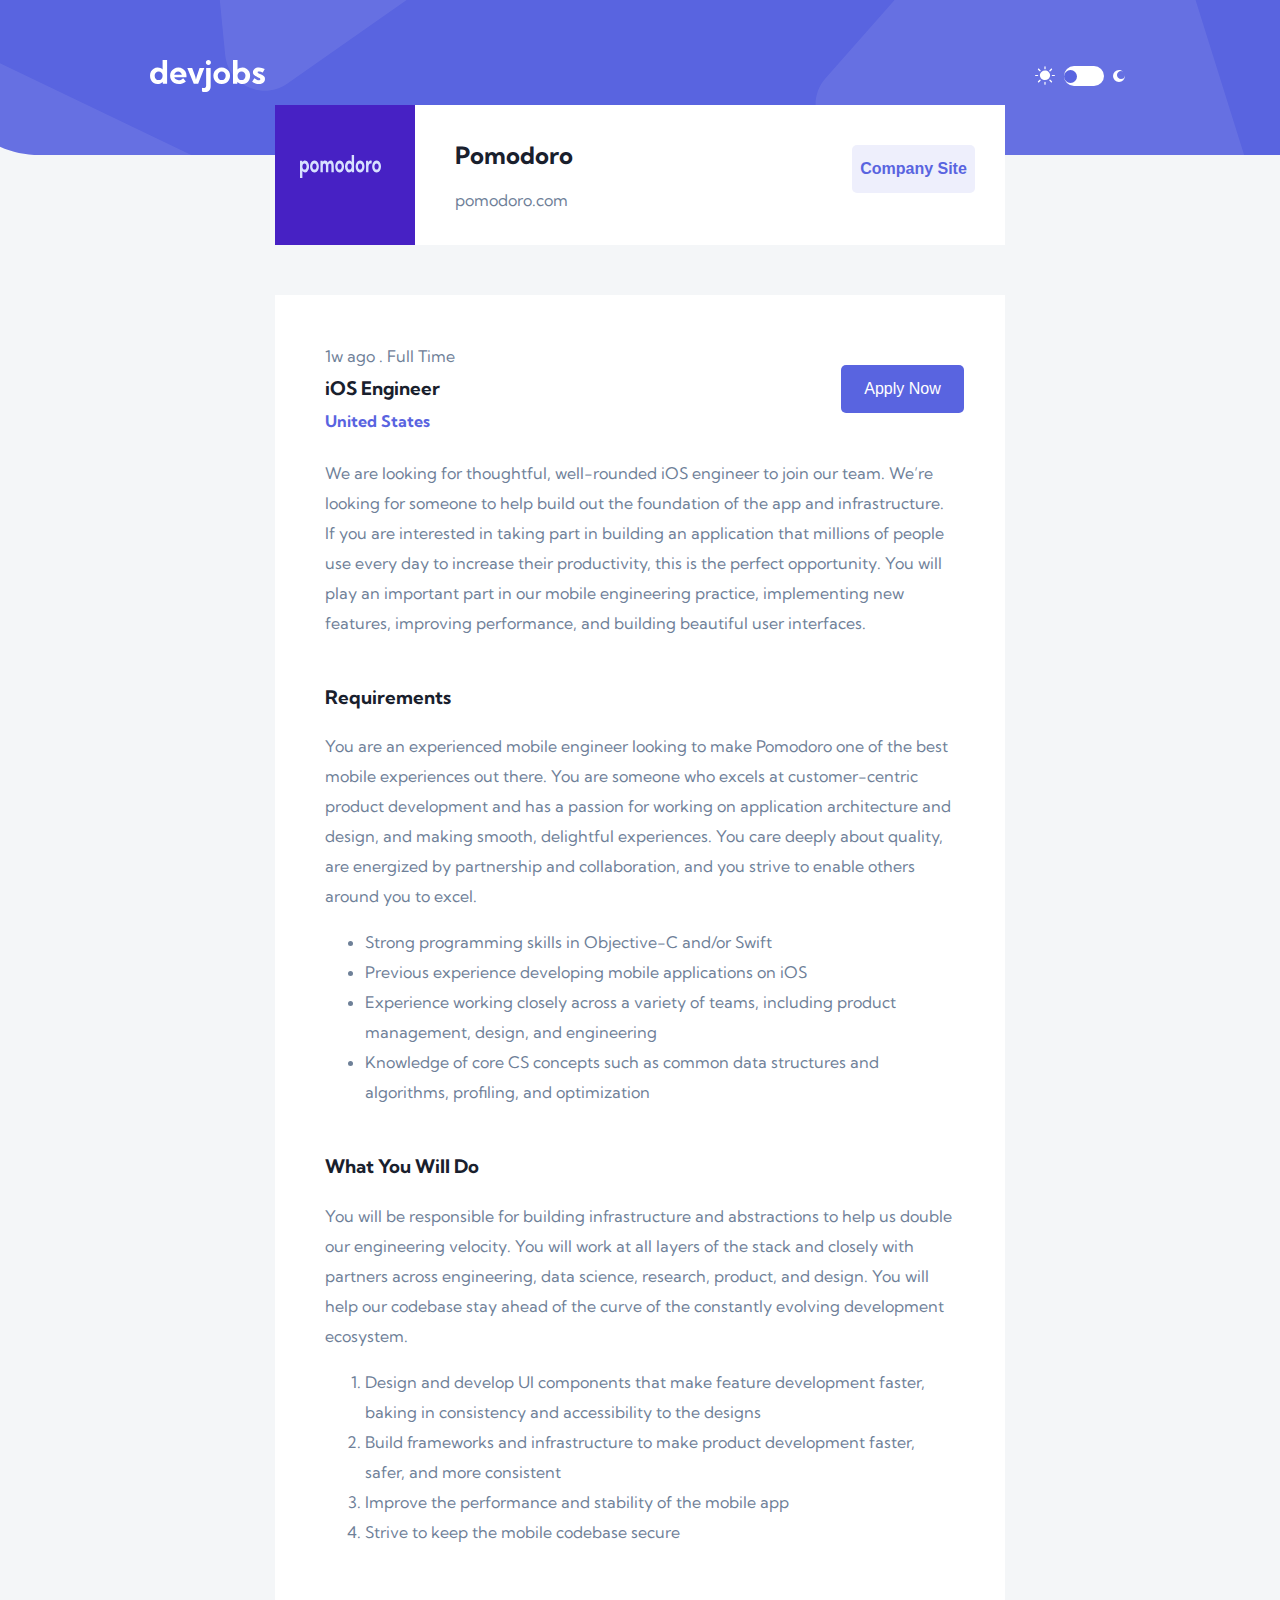
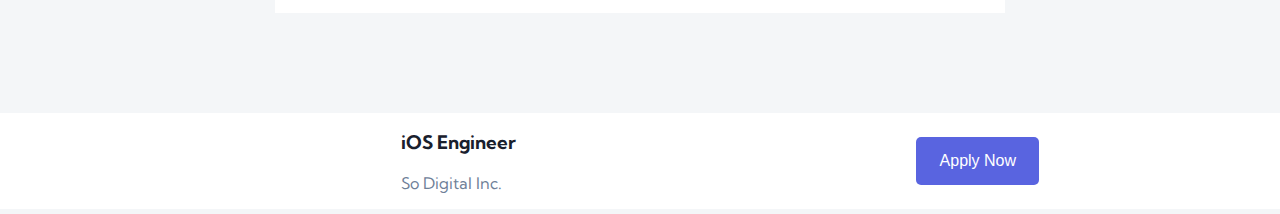
<file: pomodoro.html>
<!DOCTYPE html>
<html lang="en">
<head>
    <meta charset="UTF-8">
    <meta http-equiv="X-UA-Compatible" content="IE=edge">
    <meta name="viewport" content="width=device-width, initial-scale=1.0">
    <title>devjobs-pomodoro</title>
    <link rel="preconnect" href="https://fonts.googleapis.com">
    <link rel="preconnect" href="https://fonts.gstatic.com" crossorigin>
    <link href="https://fonts.googleapis.com/css2?family=Kumbh+Sans:wght@400;700&display=swap" rel="stylesheet">
    <link rel="stylesheet" href="./style.css">
</head>
<body>
    <header>
        <div class="wrapper">
            <nav>
                <div class="logo">
                   <img src="./assets/desktop/logo.svg" alt="devjobs logo">  
                </div>

                <div class="toggle">

                    <div>
                        <img src="./assets/desktop/icon-sun.svg" alt="sun icon">
                    </div>
                    
                    <div>
                        <label class="switch">
                            <input id="checkbox" type="checkbox" onclick="darkMode()">
                            <span class="slider round"></span>
                        </label>
                    </div>

                    <div>
                        <img src="./assets/desktop/icon-moon.svg" alt="moon icon">
                    </div>

                </div>
            </nav>

            <div class="pomodoro-bar">
                <!-- Fetch from script file-->
            </div>

        </div>
    </header>

    <main>

        <div class="wrapper">

            <div class="pomodoro-details">

                <!-- Fetch from script file-->

            </div>

        </div>
        
    </main>

    <footer>
        <div class="sub-footer">
            <h3 id="footer-sct-h"></h3>

            <p id="foot-sct-p"> So Digital Inc. </p>
        </div>

        <div>
            <button class="button sct-apply"> Apply Now </button>
        </div>
    </footer>

    <script src="./main.js"></script>
</body>
</html>
</file>
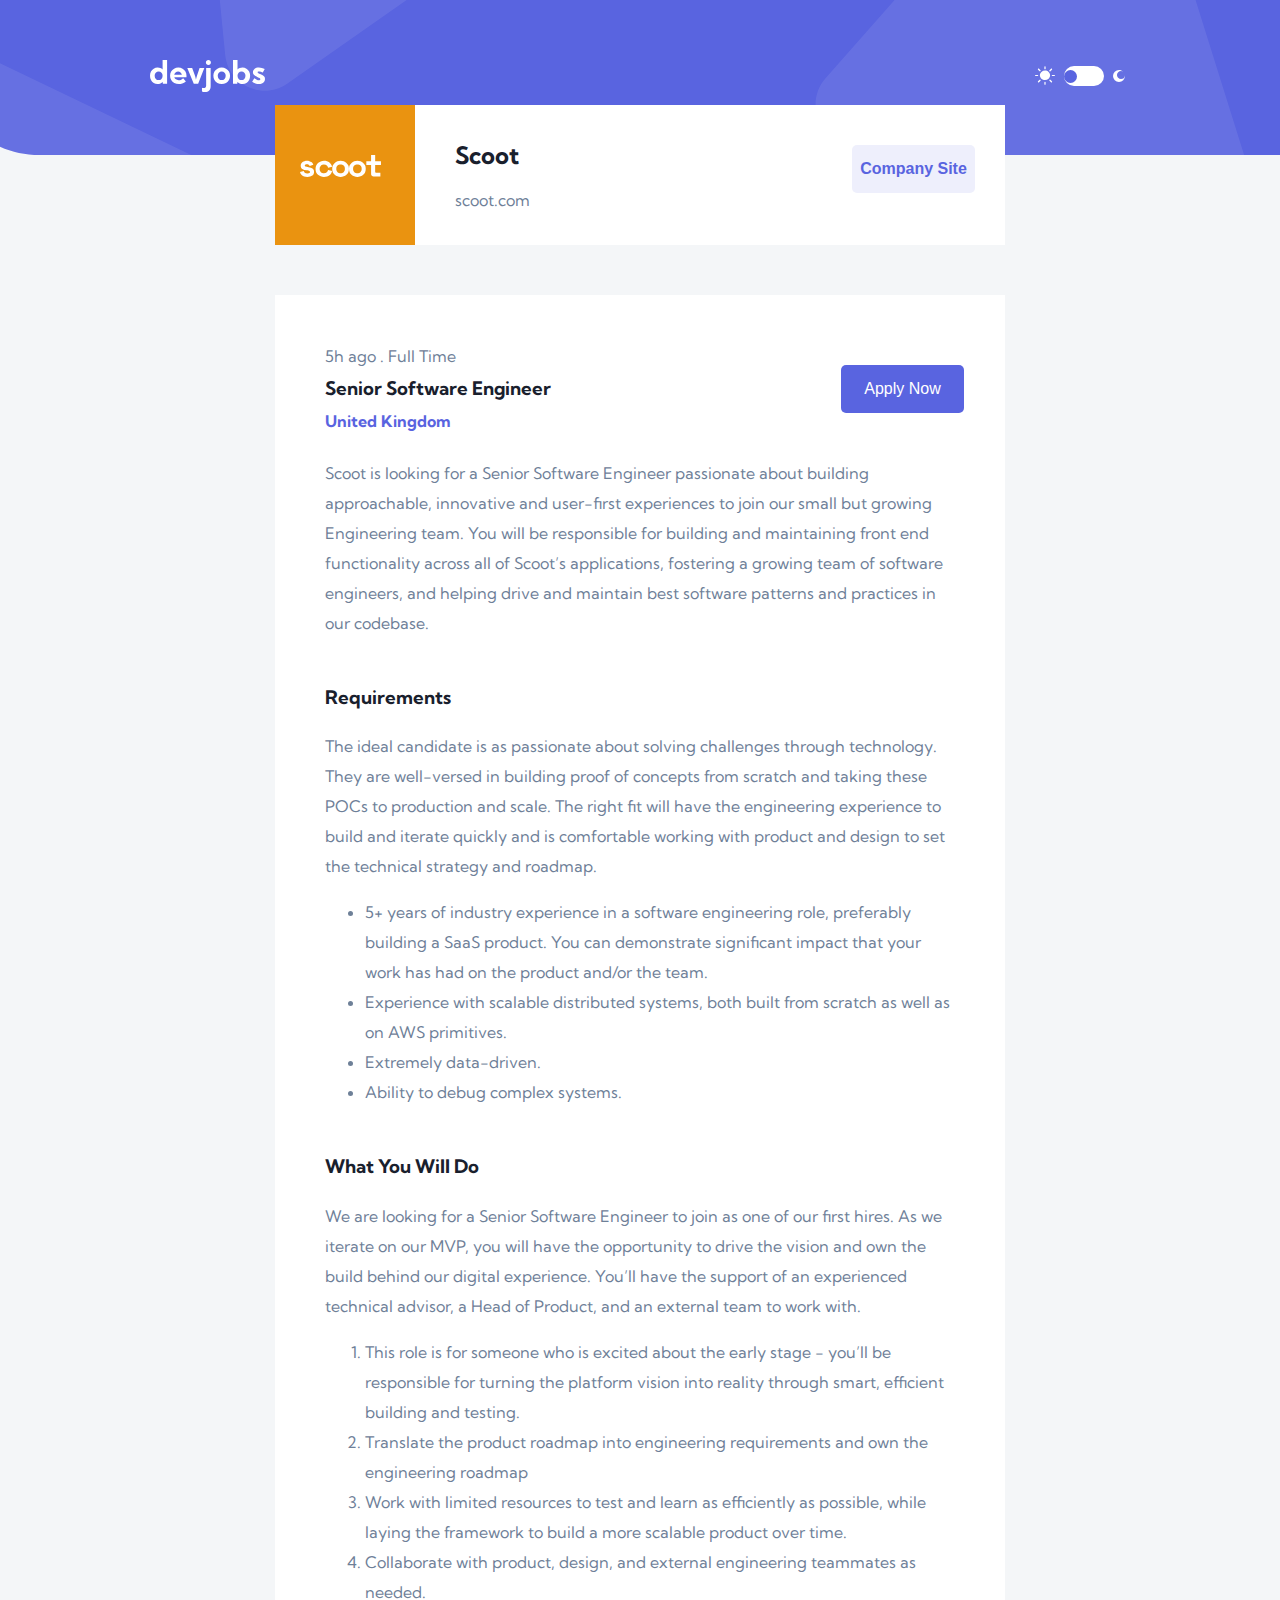
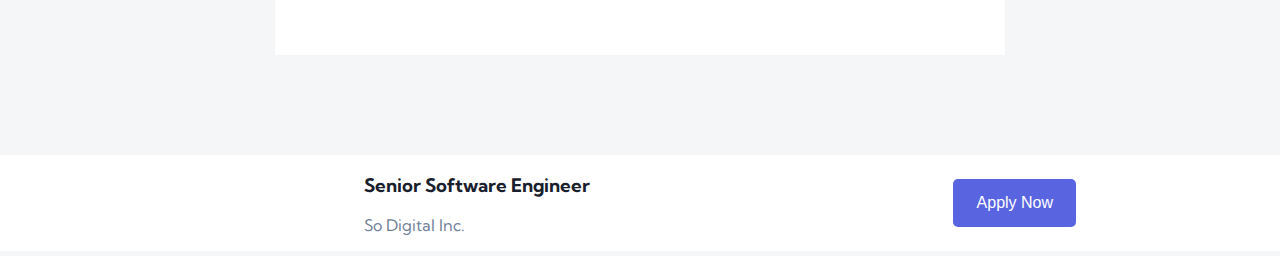
<file: scoot.html>
<!DOCTYPE html>
<html lang="en">
<head>
    <meta charset="UTF-8">
    <meta http-equiv="X-UA-Compatible" content="IE=edge">
    <meta name="viewport" content="width=device-width, initial-scale=1.0">
    <title>devjobs-scoot</title>
    <link rel="preconnect" href="https://fonts.googleapis.com">
    <link rel="preconnect" href="https://fonts.gstatic.com" crossorigin>
    <link href="https://fonts.googleapis.com/css2?family=Kumbh+Sans:wght@400;700&display=swap" rel="stylesheet">
    <link rel="stylesheet" href="./style.css">
</head>
<body>
    <header>
        <div class="wrapper">
            <nav>
                <div class="logo">
                   <img src="./assets/desktop/logo.svg" alt="devjobs logo">  
                </div>

                <div class="toggle">

                    <div>
                        <img src="./assets/desktop/icon-sun.svg" alt="sun icon">
                    </div>
                    
                    <div>
                        <label class="switch">
                            <input id="checkbox" type="checkbox" onclick="darkMode()">
                            <span class="slider round"></span>
                        </label>
                    </div>

                    <div>
                        <img src="./assets/desktop/icon-moon.svg" alt="moon icon">
                    </div>

                </div>
            </nav>

            <div class="scoot-bar">
                <!-- Fetch from script file-->
            </div>

        </div>
    </header>

    <main>

        <div class="wrapper">

            <div class="sct-details">

                <!-- Fetch from script file-->

            </div>

        </div>
        
    </main>

    <footer>
        <div class="sub-footer">
            <h3 id="footer-sct-h"></h3>

            <p id="foot-sct-p"> So Digital Inc. </p>
        </div>

        <div>
            <button class="button sct-apply"> Apply Now </button>
        </div>
    </footer>

    <script src="./main.js"></script>
</body>
</html>
</file>
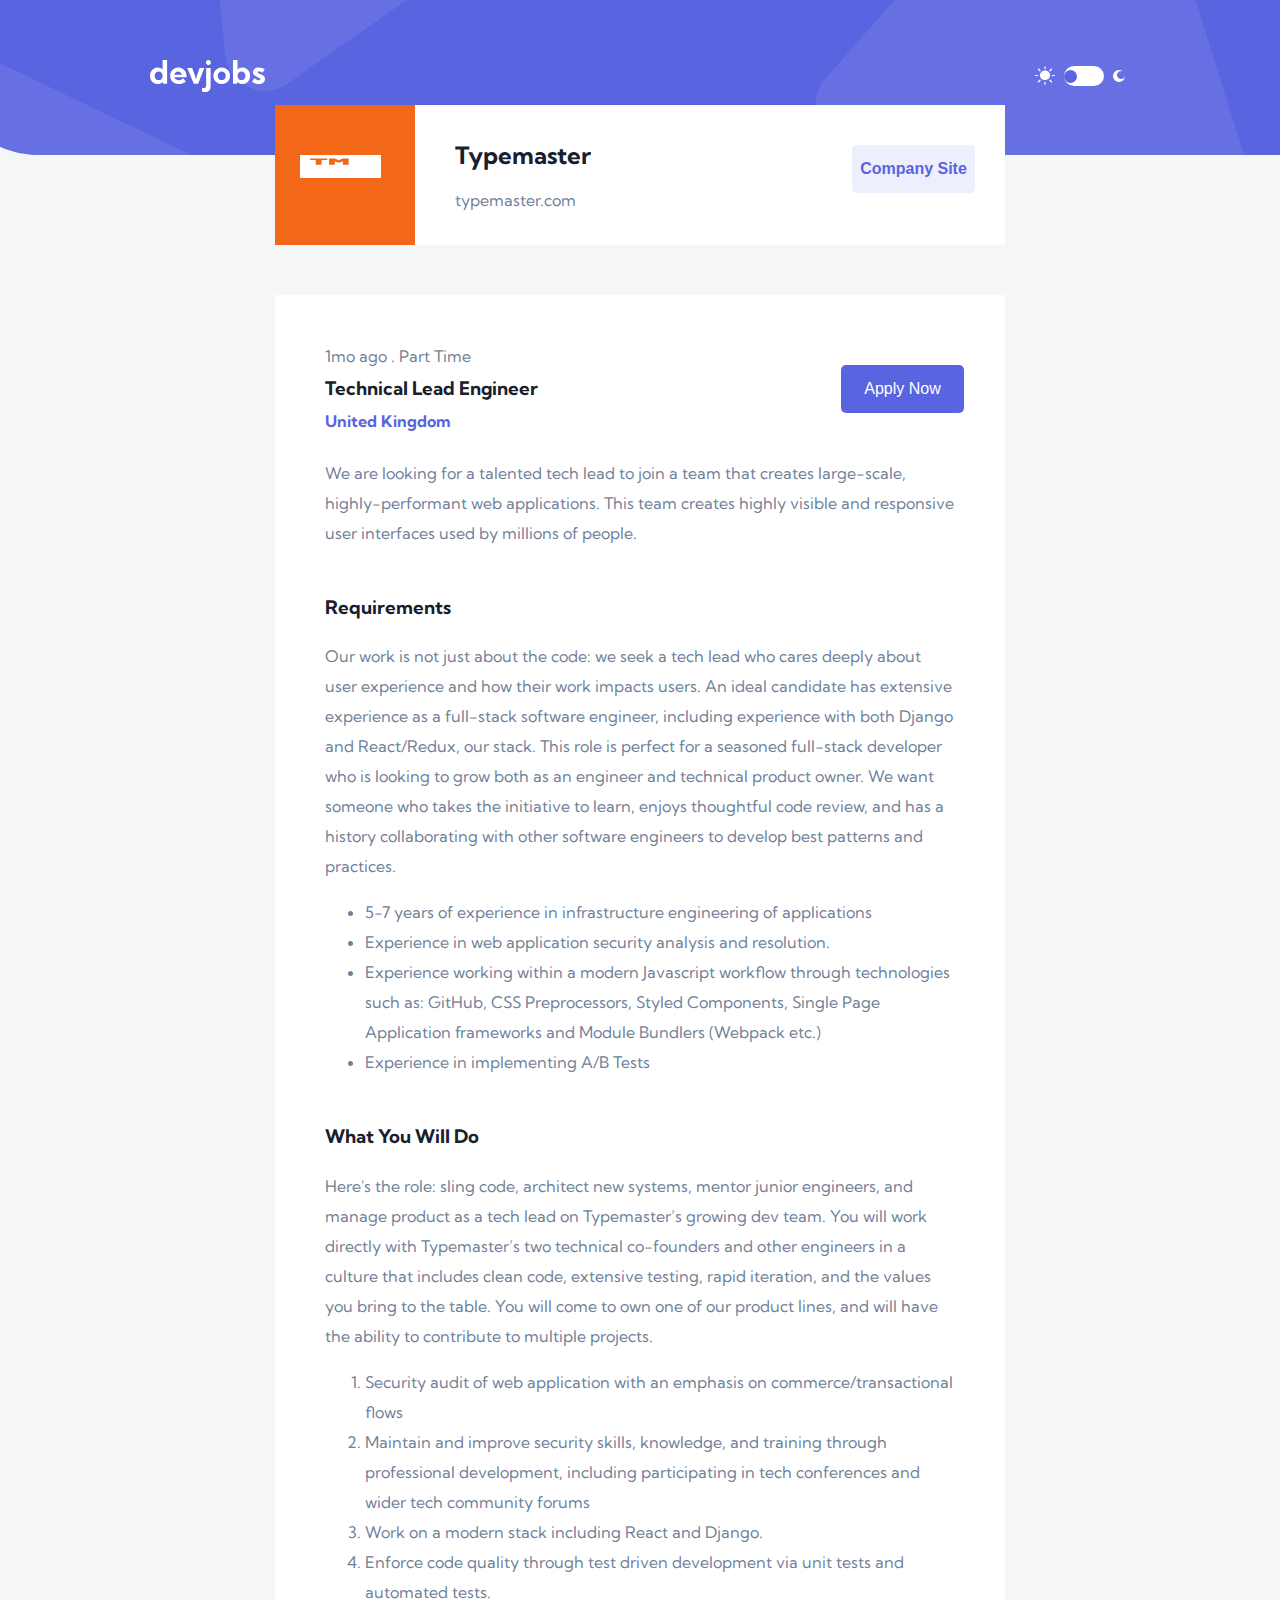
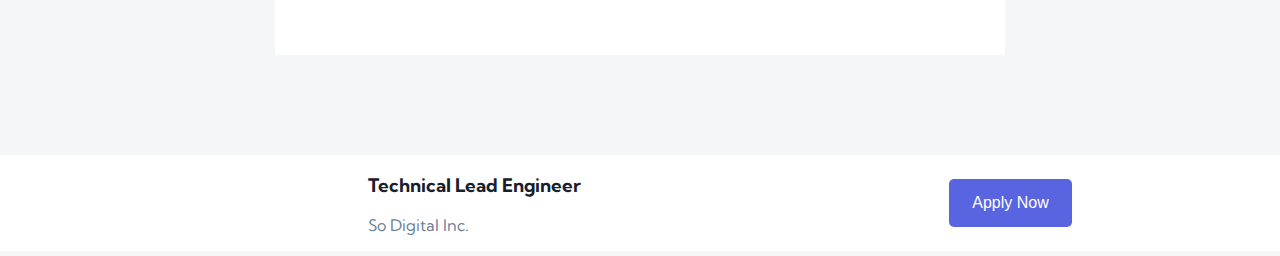
<file: typemaster.html>
<!DOCTYPE html>
<html lang="en">
<head>
    <meta charset="UTF-8">
    <meta http-equiv="X-UA-Compatible" content="IE=edge">
    <meta name="viewport" content="width=device-width, initial-scale=1.0">
    <title>devjobs-typemaster</title>
    <link rel="preconnect" href="https://fonts.googleapis.com">
    <link rel="preconnect" href="https://fonts.gstatic.com" crossorigin>
    <link href="https://fonts.googleapis.com/css2?family=Kumbh+Sans:wght@400;700&display=swap" rel="stylesheet">
    <link rel="stylesheet" href="./style.css">
</head>
<body>
    <header>
        <div class="wrapper">
            <nav>
                <div class="logo">
                   <img src="./assets/desktop/logo.svg" alt="devjobs logo">  
                </div>

                <div class="toggle">

                    <div>
                        <img src="./assets/desktop/icon-sun.svg" alt="sun icon">
                    </div>
                    
                    <div>
                        <label class="switch">
                            <input id="checkbox" type="checkbox" onclick="darkMode()">
                            <span class="slider round"></span>
                        </label>
                    </div>

                    <div>
                        <img src="./assets/desktop/icon-moon.svg" alt="moon icon">
                    </div>

                </div>
            </nav>

            <div class="typemaster-bar">
                <!-- Fetch from script file-->
            </div>

        </div>
    </header>

    <main>

        <div class="wrapper">

            <div class="typemaster-details">

                <!-- Fetch from script file-->

            </div>

        </div>
        
    </main>

    <footer>
        <div class="sub-footer">
            <h3 id="footer-sct-h"></h3>

            <p id="foot-sct-p"> So Digital Inc. </p>
        </div>

        <div>
            <button class="button sct-apply"> Apply Now </button>
        </div>
    </footer>

    <script src="./main.js"></script>
</body>
</html>
</file>
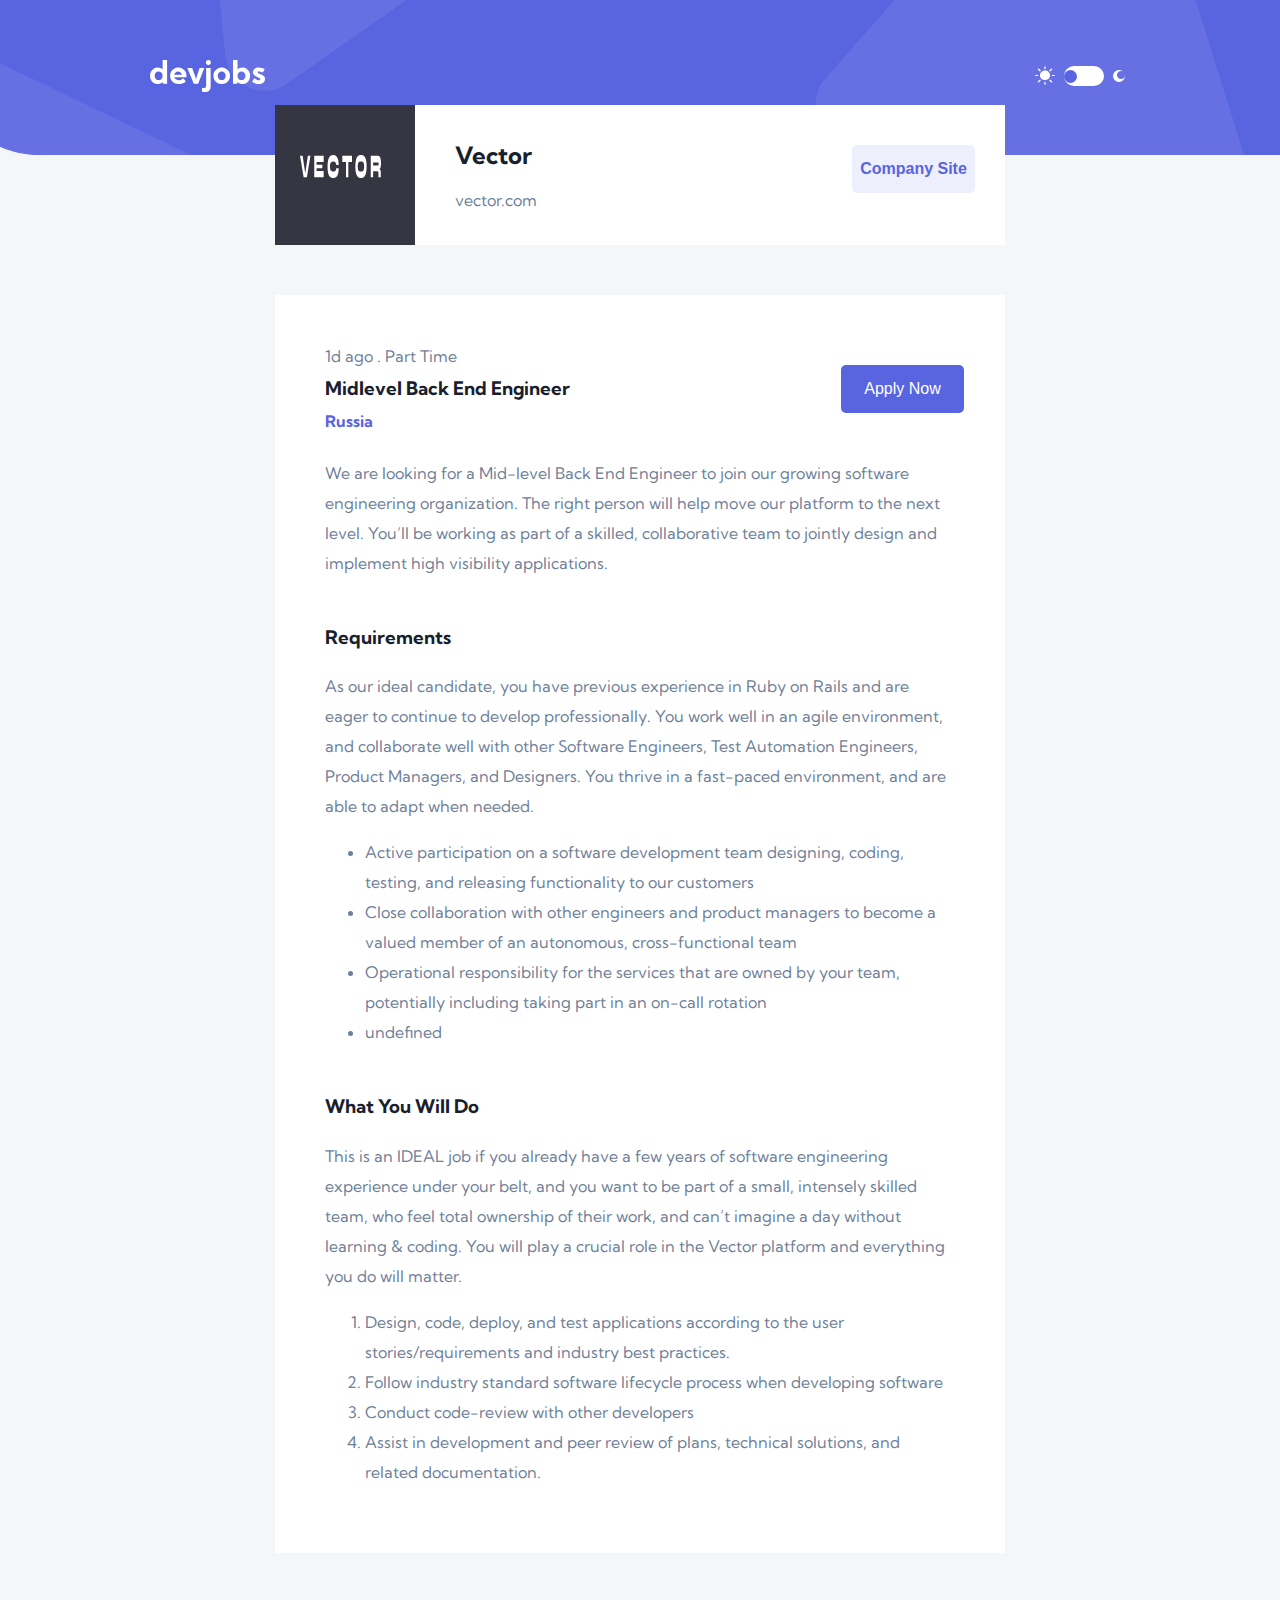
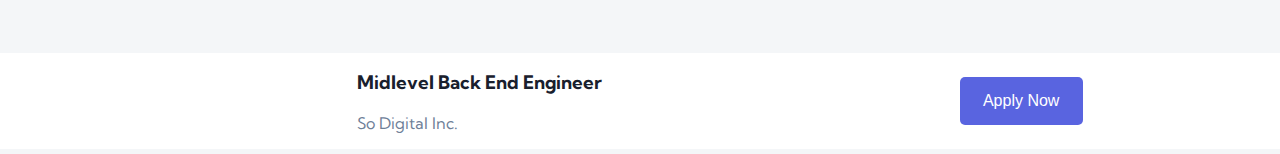
<file: vector.html>
<!DOCTYPE html>
<html lang="en">
<head>
    <meta charset="UTF-8">
    <meta http-equiv="X-UA-Compatible" content="IE=edge">
    <meta name="viewport" content="width=device-width, initial-scale=1.0">
    <title>devjobs-vector</devjobs-vector></title>
    <link rel="preconnect" href="https://fonts.googleapis.com">
    <link rel="preconnect" href="https://fonts.gstatic.com" crossorigin>
    <link href="https://fonts.googleapis.com/css2?family=Kumbh+Sans:wght@400;700&display=swap" rel="stylesheet">
    <link rel="stylesheet" href="./style.css">
</head>
<body>
    <header>
        <div class="wrapper">
            <nav>
                <div class="logo">
                   <img src="./assets/desktop/logo.svg" alt="devjobs logo">  
                </div>

                <div class="toggle">

                    <div>
                        <img src="./assets/desktop/icon-sun.svg" alt="sun icon">
                    </div>
                    
                    <div>
                        <label class="switch">
                            <input id="checkbox" type="checkbox" onclick="darkMode()">
                            <span class="slider round"></span>
                        </label>
                    </div>

                    <div>
                        <img src="./assets/desktop/icon-moon.svg" alt="moon icon">
                    </div>

                </div>
            </nav>

            <div class="vector-bar">
                <!-- Fetch from script file-->
            </div>

        </div>
    </header>

    <main>

        <div class="wrapper">

            <div class="vector-details">

                <!-- Fetch from script file-->

            </div>

        </div>
        
    </main>

    <footer>
        <div class="sub-footer">
            <h3 id="footer-sct-h"></h3>

            <p id="foot-sct-p"> So Digital Inc. </p>
        </div>

        <div>
            <button class="button sct-apply"> Apply Now </button>
        </div>
    </footer>

    <script src="./main.js"></script>
</body>
</html>
</file>
<file: style.css>
:root {
    --violet: #5964E0;
    --light-violet: #939BF4;
    --dark-violet: #C5C9F4;
    --gray: #9daec2;
    --dark-grey: #6e8098;
    --midnight: #121721;
    --very-dark-blue: #19202D;
    --white: #ffffff;
    --light-grey: #f4f6f8;
    --light-blue: #EEEFFC;
    --dark-blue: #303642;
    --brown: #525861;
    --light-ash: #9DAEC2;
    --dark-ash: #6E8098;
    --ash-light: #7B7C7D;

    
    --prime-mode-1: var(--light-grey);
    --prime-mode-2: var(--white);
    --prime-mode-3: var(--very-dark-blue);
    --prime-mode-4: var(--violet);
    --prime-mode-5:var(--light-blue);
    --prime-mode-6: var(--dark-violet);
    --prime-mode-7: var(--dark-ash);
}

.darkmode {
    --prime-mode-2: var(--very-dark-blue);
    --prime-mode-1: var(--midnight);
    --prime-mode-3: var(--white);
    --prime-mode-4: var(--white);
    --prime-mode-5: var(--dark-blue);
    --prime-mode-6: var(--brown);
    --prime-mode-7: var(--light-ash)
    
}

*,
*::after,
*::before {
    box-sizing: border-box;
}

body {
    margin: 0;
    font-family: "Kumbh Sans", sans-serif;
    background-color: var(--prime-mode-1);
}

.wrapper {
    max-width: 1440px;
    max-height: 1620px;
    margin: 0 auto;
}  

nav {
    background-image: url(./assets/desktop/bg-pattern-header.svg);
    background-position: center;
    background-repeat: no-repeat;
    background-size: cover;
    height: 155px;
    display: flex;
    flex-direction: row;
    align-items: center;
    justify-content: space-between;
}

.logo {
    margin-left: 150px;
}

.toggle {
    margin-right: 150px;
    display: flex;
    justify-content:space-around;
    width: 100px;
}

.switch {
    position: relative;
    display: inline-block;
    width: 40px;
    height: 20px;
}

.switch input {
    opacity: 0;
    width: 0;
    height: 0;
}

.slider {
    position: absolute;
    cursor: pointer;
    top: 0;
    left: 0;
    right: 0;
    bottom: 0;
    background-color: var(--white);
    -webkit-transition: .4s;
    transition: .4s;
}

.slider::before {
    position: absolute;
    content: "";
    height: 13px;
    width: 13px;
    left: 0px;
    bottom: 3px;
    background-color: var(--violet);
    -webkit-transition: .4s;
    transition: .4s;
}
  
input:checked + .slider:before {
    -webkit-transform: translateX(26px);
    -ms-transform: translateX(26px);
    transform: translateX(26px);
  }

.slider.round {
    border-radius: 34px;
  }
  
  .slider.round:before {
    border-radius: 50%;
  }

.slider.round:hover::before {
    background-color: var(--light-violet);
}

.bor {
    border-right: 0.1px solid var(--dark-grey);
    height: 80px;
    padding: 20px;
}

.button {
    width: 123px;
    height: 48px;
    background-color: var(--violet);
    color: var(--prime-mode-2);
    border-radius: 5px;
    font-size: 16px;
    border: none;
}

.button:hover {
    background-color: var(--light-violet);
}


.btn-2 {
    display: block;
    align-items: center;
    margin-bottom: 60px;
    margin-left: 650px;
}

.filter {
    display: flex;
    justify-content: space-around;
    align-items: center;
    max-width: 1110px;
    height: 80px;
    background-color: var(--prime-mode-2);
    margin: -30px auto;
}

#fil-search {
    background-image: url(./assets/desktop/icon-search.svg);
    background-repeat: no-repeat;
    padding: 16px 30px;
    width: 280px;
    height: 24px;
    border: none;
    color: var(--prime-mode-3);
    background-color: var(--prime-mode-2);
    outline: none;
}

#fil-location {
    background-image: url(./assets/desktop/icon-location.svg);
    background-repeat: no-repeat;
    padding: 16px 30px;
    width: 220px;
    height: 24px;
    border: none;
    color: var(--prime-mode-3);
    background-color: var(--prime-mode-2);
    outline: none;
}

#mobile-form {
    display: none;
}

.mobile-menu-container {
    display: none;
}

.full-time {
    color: var(--prime-mode-3);
    width: 148px;
    font-weight: 700;
    font-size: 16px;
    line-height: 20px;
}

.jobs {
    max-width: 1110px;
    margin: 80px auto;
    display: grid;
    grid-template-columns: auto auto auto;
    row-gap: 65px;
    column-gap: 30px;
}


.job-card-1, .job-card-2, .job-card-3, .job-card-4, .job-card-5, .job-card-6, .job-card-7, .job-card-8, .job-card-9, .job-card-10, .job-card-11, .job-card-12, .job-card-13, .job-card-14, .job-card-15 {
    background-color: var(--prime-mode-2);
    max-width: 350px;
    height: 228px;
    border-radius: 6px;
}

.job-card-1:hover, .job-card-2:hover, .job-card-3:hover, .job-card-4:hover, .job-card-5:hover, .job-card-6:hover, .job-card-7:hover, .job-card-8:hover, .job-card-9:hover, .job-card-10:hover, .job-card-11:hover, .job-card-12:hover, .job-card-13:hover, .job-card-14:hover, .job-card-15:hover {
    box-shadow: rgba(0, 0, 0, 0.1) 0px 10px 15px -3px, rgba(0, 0, 0, 0.05) 0px 4px 6px -2px;
}

.job-card-13, .job-card-14, .job-card-15 {
    display: none;
}

.job-card-13.show, .job-card-14.show, .job-card-15.show {
    display: block;
}



.job-logo {
    margin-top: -20px;
    margin-left: 25px;
    max-width: 50px;
    height: 50px;
    border-radius: 10px;
}

.job-name {
    font-weight: 400;
    font-style: normal;
    line-height: 20px;
    color: var(--dark-grey);
    margin-left: 25px;
}

.job-name > h3 > a {
    text-decoration: none;
    color: var(--prime-mode-3);
}

.job-name > h3 > a:hover {
    color: var(--dark-grey);
}

.job-location {
    margin-left: 25px;
    font-weight: 700;
    font-size: 14px;
    line-height: 17px;
    color: var(--violet);
}


/* Scoot.html */

.scoot-navbar {
    width: 730px;
    height: 140px;
    display: flex;
    justify-content: space-between;
    background-color: var(--prime-mode-2);
    margin: -50px auto;
}

.scoot-box {
    display: flex;
}

.scoot-img {
    width: 140px;
    height: 140px;
}

.scoot-img > img {
    width: 81px;
    height: 23px;
    margin: 50px 10px 10px 25px;
}

.scoot-sub, .officelite-sub, .pod-sub, .creative-sub, .pomodoro-sub, .coffeeroasters-sub, .mastercraft-sub {
    margin-left: 40px;
    margin-top: 15px;
}

.scoot-sub > h2, .officelite-sub > h2, .pod-sub > h2, .creative-sub > h2, .pomodoro-sub > h2, .coffeeroasters-sub > h2, .mastercraft-sub > h2 {
    color: var(--prime-mode-3);
}

.scoot-sub > p, .officelite-sub > p, .pod-sub > p, .creative-sub > p, .pomodoro-sub > p, .coffeeroasters-sub > p, .mastercraft-sub > p {
    color: var(--dark-grey);
}

.button-wht {
    width: 123px;
    height: 48px;
    color: var(--prime-mode-4);
    background-color: var(--prime-mode-5);
    border-radius: 5px;
    font-size: 16px;
    border: none;
    margin-top: 40px;
    margin-right: 30px;
    font-weight: 700;
}

.button-wht:hover {
    background-color: var(--prime-mode-6);
}

.sct-details, .blogr-details, .vector-details, .officelite-details, .pod-details, .creative-details, .pomodoro-details, .maker-details, .coffeeroasters-details, .mastercraft-details, .crowdfund-details, .typemaster-details {
    max-width: 730px;
    max-height: 1360px;
    margin: 100px auto;
    padding: 50px;
    background-color: var(--prime-mode-2);
}

.sct-article-head {
    width: 639px;
    height: 87px;
    line-height: 14px;
    display: flex;
    align-items: center;
    justify-content: space-between;
}

#sct-post, #foot-sct-p {
    color: var(--dark-grey);
}

#sct-job-location {
    color: var(--violet);
    font-weight: 700;
}

#sct-job-title, .sct-article > h3, #footer-sct-h {
    color: var(--prime-mode-3);
}

.sct-article{
    line-height: 30px;
    padding-top: 10px;
}

.sct-article > p, .sct-article > ul, .sct-article > ol {
    color: var(--prime-mode-7);
}

footer {
    width: 1440px;
    height: 96px;
    display: flex;
    justify-content: space-evenly;
    margin: 0 auto;
    align-items: center;
    margin-top: 80px;
    margin-bottom: 5px;
    background-color: var(--prime-mode-2);
}




/* Tablet Screen */

@media (max-width: 1100px) {
    html,body {
        width: 100%;
        height: 100%;
        margin: 0;
        padding: 0;
        overflow-x: hidden;
    }
    
    nav {
        background-image: url(./assets/tablet/bg-pattern-header.svg);
    }

    .logo {
        margin-left: 60px;
    }

    .toggle {
        margin-right: 60px;
    }

    #mobile-form {
        display: none;
    }

    .mobile-menu-container {
        display: none;
    }

    .filter {
        width: 689px;
    }

    #fil-search {
        width: 138px;
    }

    #fil-location {
       width: 180px; 
    }

    .btn-1 {
        width: 80px;
    }


    .jobs {
        width: 689px;
        grid-template-columns: auto auto;
        row-gap: 65px;
        column-gap: 11px;
    }
    
    .job-card {
        width: 339px;
    }

    .btn-2 {
        margin-left: 340px;
    }

    footer {
        width: 100%;
    }

}





/* Mobile Screen */

@media (max-width: 700px)  {

    html,body {
        width: 100%;
        height: 100%;
        margin: 0;
        padding: 0;
        overflow-x: hidden;
    }

    nav {
        background-image: url(./assets/mobile/bg-pattern-header.svg);
        align-items: center;
        align-content: center;
    }

    .logo {
        margin-left: 12px;
    }

    .toggle {
        margin-right: 15px;
    }

    .filter {
        display: none;
    }

    #mobile-form {
        display: flex;
        
    }

    .mobile-search {
        margin-left: 18px;
    }

    #fil-mobile {
        width: 327px;
        height: 70px;
        margin: -30px auto;
        border-radius: 10px;
        font-weight: 400;
        font-size: 16px;
        line-height: 20px;
        padding: 15px;
        border-style: none;
        background-color: var(--prime-mode-2);
        color: var(--prime-mode-3);
        outline: none;
    }

    .menu-fil-icon {
        position: relative;
        margin-left: 200px;
        margin-top: -5em;
        height: 30px;
        bottom: 40px;
    }

    #mobile-btn {
        position: relative;
        background-image: url(./assets/mobile/mobile-search-icon.svg);
        background-repeat: no-repeat;
        background-position: 13px;
        background-color: var(--violet);
        border-style: none;
        width: 48px;
        height: 48px;
        bottom: 30px;
        left: 30px;
        border-radius: 10px;
    }

    .jobs {
        grid-template-columns: auto;
    }

    .job-card-1, .job-card-2, .job-card-3, .job-card-4, .job-card-5, .job-card-6, .job-card-7, .job-card-8, .job-card-9, .job-card-10, .job-card-11, .job-card-12, .job-card-13, .job-card-14, .job-card-15 { 
        width: 320px;
        margin-right: 24px;
        margin-left: 28px;
        margin-top: -40px;
    }

    .load-btn {
        padding-bottom: 5px;
    }

    .btn-2 {
        margin-top: -50px;
        margin-left: 100px;

    }

    .mobile-menu-container {
        position: fixed;
        height: 100vh;
        width: 100%;
        display: flex;
        align-items: center;
        justify-content: center;
        background-color: rgba(126, 127, 127, 0.8);
        left: 100%;
        transition: all 400ms ease;
        z-index: 4;
    }

    .mobile-menu-container.active {
        left: 0;   
    }

    .menu-form {
        position: absolute;
        background-color: var(--prime-mode-2);
        width: 327px;
        height: 217px;
        margin-bottom: 380px;
    }

    .mobile-chk {
        display: flex;
        font-weight: 700;
        line-height: 20px;
        color: var(--prime-mode-3);
        padding: 20px;
    }
    
    #mobile-location {
        background-image: url(./assets/desktop/icon-location.svg);
        background-repeat: no-repeat;
        background-position: 20px;
        padding-left: 50px;
        border-style: none;
        border-bottom: 1px solid var(--dark-grey);
        font-size: 16px;
        font-weight: 400;
        width: 327px;
        height: 80px;
        background-color: var(--prime-mode-2);
        color: var(--prime-mode-3);
        outline: none;
    }

    .mb-btn {
        margin-left: 20px;
        width: 279px;
    }

    .scoot-navbar {
        flex-direction: column;
        width: 327px;
        height: 205px;
        margin-top: -20px;
        padding-bottom: 40px;
        border-radius: 10px;
    }

    .scoot-box {
        flex-direction: column;
    }

    .scoot-img {
        width: 60px;
        height: 60px;
        justify-content: center;
        align-items: center;
        align-content: center;
        margin-left: 130px;
        margin-top: -25px;
        border-radius: 15px;
    } 

    .scoot-img > img {
        width: 30px;
        height: 11px;
        margin-top: 20px;
        margin-left: 15px;
    }

    .scoot-sub {
        margin-left: 125px;
        margin-top: -10px;
    }

    .officelite-sub {
        margin-left: 100px;
        margin-top: -10px;
    }

    .pod-sub {
        margin-left: 135px;
        margin-top: -10px;
    }

    .pod-sub > p {
        margin-left: -10px;
    }

    .creative-sub {
        margin-left: 110px;
        margin-top: -10px;
    }

    .pomodoro-sub {
        margin-left: 110px;
        margin-top: -10px;
    }

    .coffeeroasters-sub {
        margin-left: 90px;
        margin-top: -10px;
    }

    .mastercraft-sub {
        margin-left: 95px;
        margin-top: -10px;
    }


    .button-wht {
        margin-left: 100px;
        margin-top: 10px;
    }

    .sct-details, .blogr-details, .vector-details, .officelite-details, .pod-details, .creative-details, .pomodoro-details, .maker-details, .coffeeroasters-details, .mastercraft-details, .crowdfund-details, .typemaster-details {
        width: 327px;
        height: 2421px;
        overflow-y: scroll;
        overflow-x: hidden;
    }

    .sct-details::-webkit-scrollbar, .blogr-details::-webkit-scrollbar, .vector-details::-webkit-scrollbar, .officelite-details::-webkit-scrollbar, .pod-details::-webkit-scrollbar, .creative-details::-webkit-scrollbar, .pomodoro-details::-webkit-scrollbar, .maker-details::-webkit-scrollbar, .coffeeroasters-details::-webkit-scrollbar, .mastercraft-details::-webkit-scrollbar, .crowdfund-details::-webkit-scrollbar, .typemaster-details::-webkit-scrollbar {
        display: none;
    }

    .sct-article-head {
        flex-direction: column;
        margin-left: -200px;
        margin-top: -50px;
        padding-top: 30px;
    }

    #sct-article-head-sub {
        margin-left: -50px;
    }

    #sct-article-head-pomo {
        margin-left: -150px;
    }

    #sct-article-head-maker {
        margin-left: -100px;
    }

    #sct-article-head-fund {
        margin-left: -110px;
    }

    .sct-apply {
        width: 279px;
        height: 48px;
        margin-top: 30px;
        margin-left: -10px;

    }

    .docu-body {
        margin-top: 80px;
        margin-left: -25px;
        padding-top: 60px;
    }

    .sub-footer {
        display: none;
    }
}
</file>
